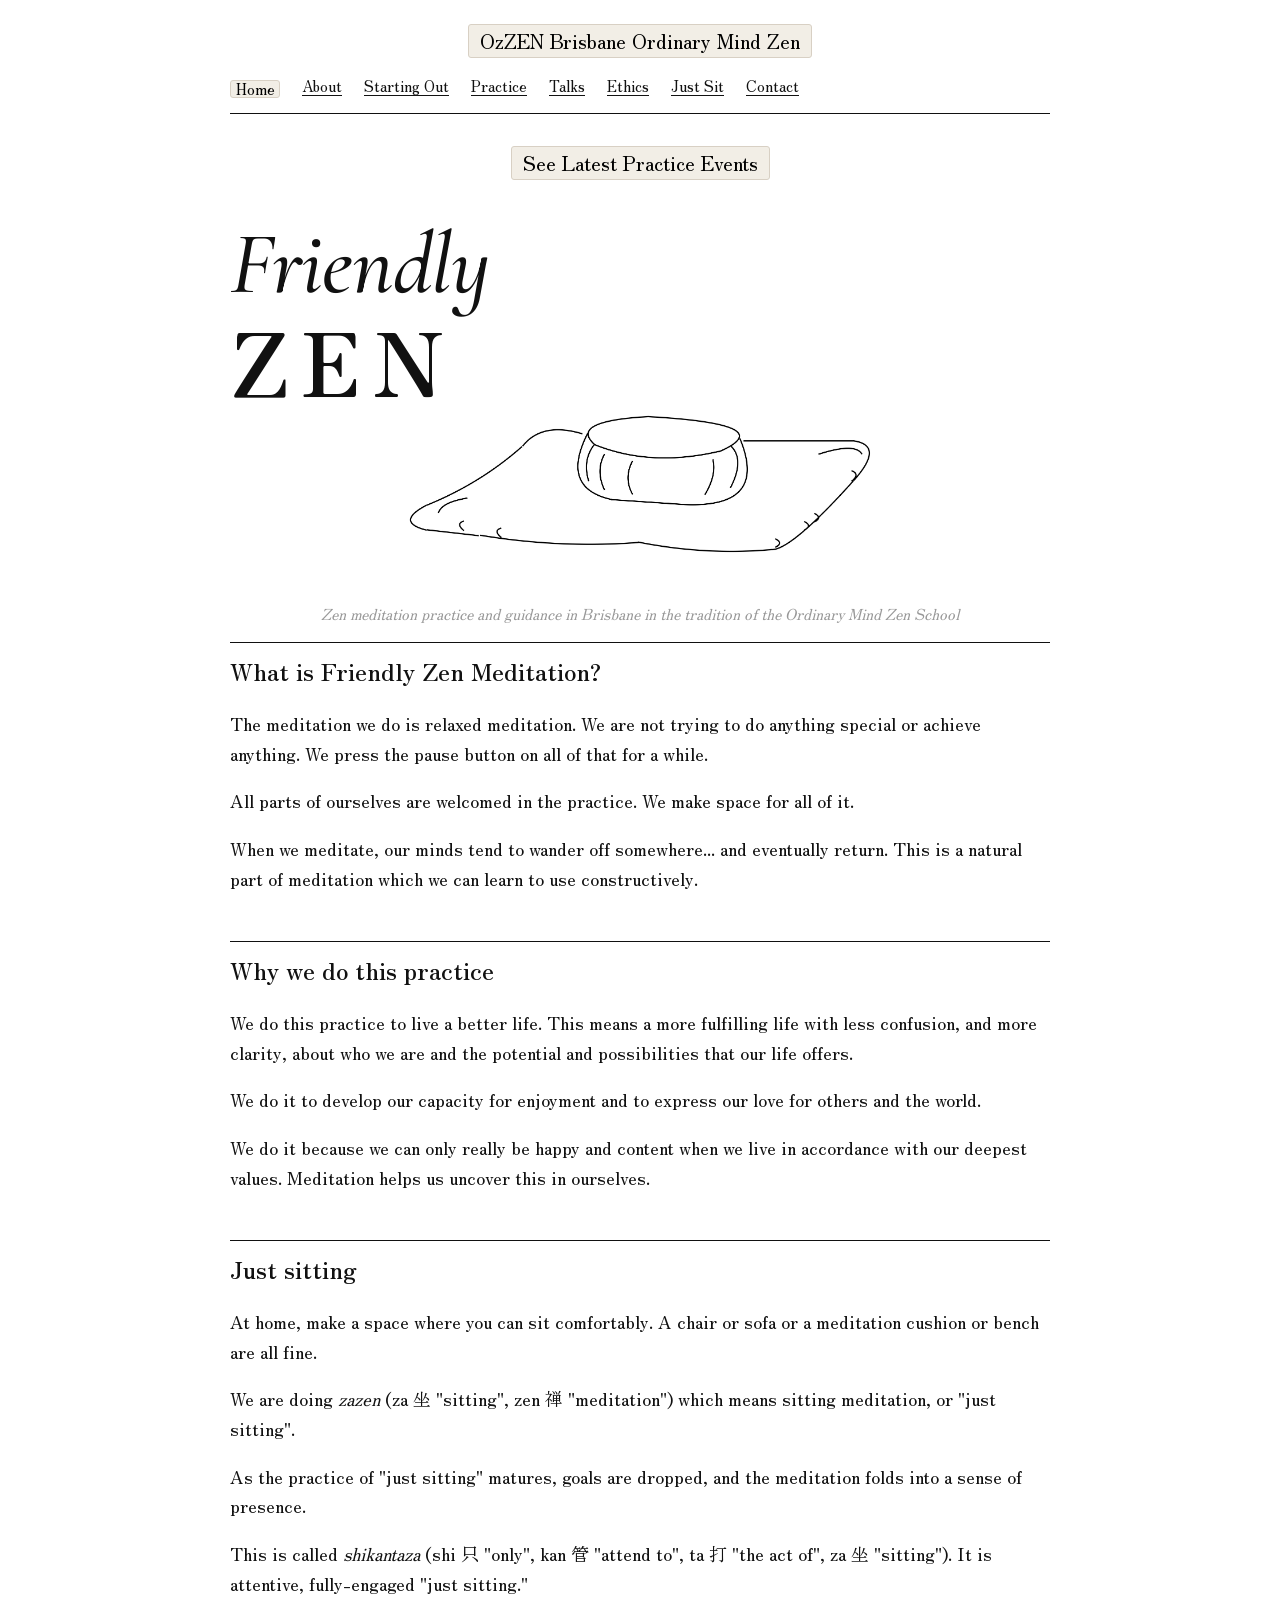
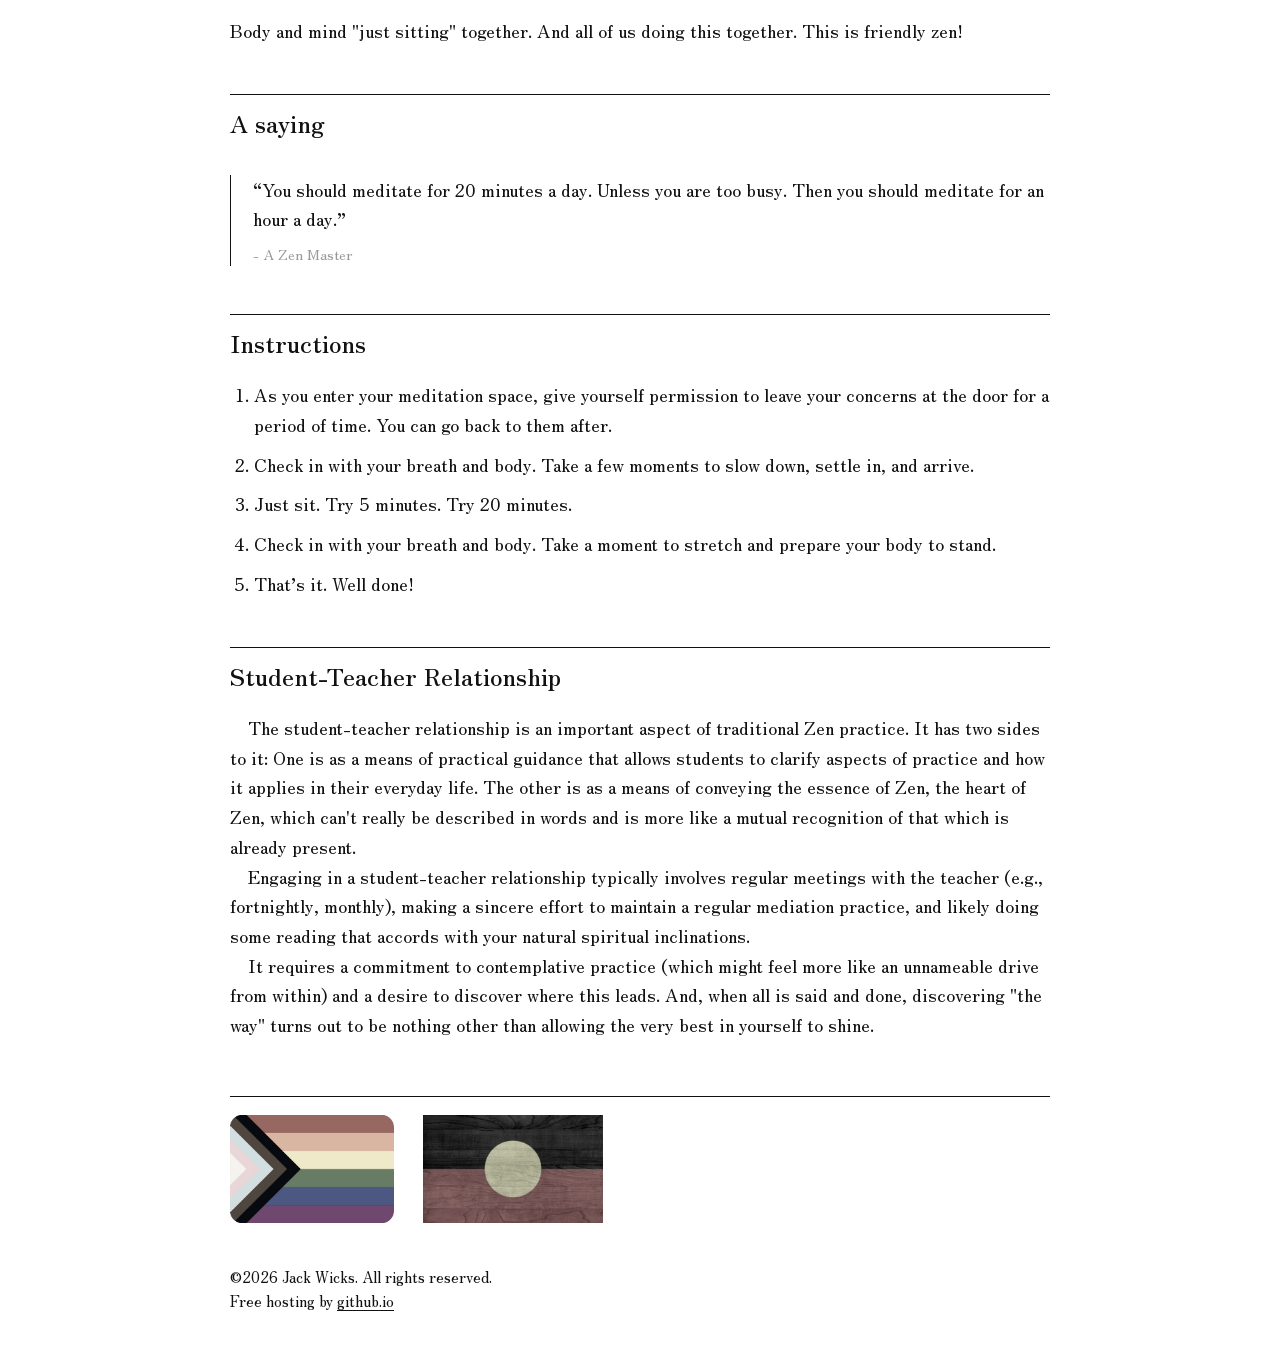
<file: index.html>
<!doctype html>
<html lang="en">
<head>
  <meta charset="utf-8">
  <meta name="viewport" content="width=device-width, initial-scale=1">
  <title>Friendly Zen | OzZEN Brisbane Ordinary Mind Zen</title>
    <meta name="description" content="Friendly Zen offers an approach to zen
        practice which combines the pared-back simplicity and rigour of traditional 
        zen practice with the development of emotional intelligence and inclusivity which leaves nothing
        and nobody out.">

<link rel="canonical" href="https://www.friendlyzen.com.au/">
    
<link rel="icon" href="/favicon.ico" type="image/x-icon">
<link rel="icon" type="image/png" sizes="32x32" href="/favicon-32x32.png">
<link rel="icon" type="image/png" sizes="16x16" href="/favicon-16x16.png">
<link rel="apple-touch-icon" sizes="180x180" href="/apple-touch-icon.png">
<link rel="manifest" href="/site.webmanifest">   
  <link rel="preconnect" href="https://fonts.googleapis.com">
  <link href="https://fonts.googleapis.com/css2?family=Cormorant+Infant:ital,wght@1,500&family=Zen+Old+Mincho:wght@400;600&display=swap" rel="stylesheet">

<link rel="stylesheet" href="style.css">

    <style>
    .main-heading {
      margin: 32px 0 0px;
      line-height: 0.95;
      font-weight: normal;
      font-size: clamp(3rem, 9vw, 5.5rem);
    }
    </style>
    
 <!-- <style>
    body {
      margin: 0;
      background: #ffffff;
      color: #111111;
      font-family: "Zen Old Mincho", "Hiragino Mincho ProN", "Yu Mincho", Georgia, serif;
      font-size: 18px;
      line-height: 1.65;
    }

    .page {
      max-width: 820px;
      margin: 0 auto;
      padding: 24px;
    }
      
    .current_page {
    background-color: #f2eee6;
    border: 1px solid #d8d0c4;
    color: #000;
    padding: 0.05em 0.3em;
    border-radius: 3px;
    text-decoration: none;
    display: inline-block;
    line-height: 1;
    vertical-align: middle;
    }
      

    a {
      color: #111111;
      text-decoration: underline;
      text-underline-offset: 3px;
    }

    img {
      max-width: 100%;
      height: auto;
      display: block; 
    }

    figure {
      margin: 0 0 35px;
    } 

    .image-credit {
      font-size: 0.8em;
      color: #555;
      line-height: 1.4;
      margin-top: 8px;
    }

    header {
      border-bottom: 1px solid #111111;
      margin-bottom: 46px;
      padding-bottom: 14px;
    }

    nav {
      font-size: 15px;
      line-height: 1.8;
    }

    nav a {
      margin-right: 18px;
      white-space: nowrap;
    }

    .main-heading {
      margin: 32px 0 0px;
      line-height: 0.95;
      font-weight: normal;
      font-size: clamp(3rem, 9vw, 5.5rem);
    }

.subheading {
  margin: 0.5rem 0 1.2rem;
  font-size: clamp(1.1rem, 2.4vw, 1.55rem);
  line-height: 1.35;
  font-weight: 400;
  color: #000;
  letter-spacing: 0.04em;
}


    .friendly {
      font-family: "Cormorant Infant", serif;
      font-style: italic;
      font-weight: 500;
      font-size: 1.24em;
      letter-spacing: -0.01em;
  }

    .zen {
      display: block;
      margin-top: 10px;
      font-family: "Zen Old Mincho", "Hiragino Mincho ProN", "Yu Mincho", Georgia, serif;
      font-size: 1em;
      font-weight: 600;
      letter-spacing: 0.14em;
    }

    /*
      Friendly colours:
      red, orange, yellow, green, blue, violet, brown, black.
      Please keep these fixed.
    */

    .red { color: #e40303; }
    .orange { color: #ff8c00; }
    .yellow { color: #ffed00; }
    .green { color: #008026; }
    .blue { color: #004dff; }
    .violet { color: #750787; }
    .brown { color: #784f17; }
    .black { color: #000000; }

    .small-line {
      margin: 0 0 56px;
      font-size: 19px;
    }

    section {
      margin: 0 0 48px;
      padding-top: 8px;
      border-top: 1px solid #111111;
    }

    h2 {
      font-size: 24px;
      font-weight: 600;
      margin: 0 0 18px;
    }

    h3 {
      font-size: 20px;
      font-weight: 450;
      margin: 0 0 8px;
    }

    p {
      margin: 0 0 18px;
    }

    ol {
      padding-left: 24px;
      margin-top: 0;
    }

    li {
      margin-bottom: 10px;
    }

    .quote {
      margin: 32px 0;
      padding-left: 22px;
      border-left: 1px solid #111111;
      font-size: 1em;
    }

    .quote span {
      display: block;
      margin-top: 8px;
      font-size: 0.8em;
    }

    footer {
      border-top: 1px solid #111111;
      margin-top: 56px;
      padding-top: 18px;
      font-size: 15px;
    }

    @media (max-width: 600px) {
  body {
    font-size: 17px;
  }

  nav a {
    display: inline-block;
    margin-right: 12px;
  }

  .main-heading {
    font-size: 3rem;
  }

  .zen {
    margin-top: 4px;
  }

  .subheading {
    font-size: 1.1rem;
    letter-spacing: 0.03em;
  }
}
  </style> -->
</head>

<body>
  <div class="page">
 <div class="top-name">
    OzZEN Brisbane Ordinary Mind Zen
  </div>

    <header>
      <nav>
        <a href="index.html" class="current_page" aria-content="page">Home</a>
        <a href="about.html">About</a>
        <a href="start.html">Starting Out</a>
    <!--    <a href="services.html">Services</a> -->
        <a href="practising-zen.html">Practice</a>
        <a href="talking-zen.html">Talks</a>
    <!--    <a href="aesthetic.html">Aesthetics</a> -->
        <a href="ethics.html">Ethics</a>
    <!--    <a href="koan.html">Zen Koans</a> -->
        <a href="just-sit.html">Just Sit</a>
        <a href="contact.html">Contact</a>
      </nav>
    </header>

    <main>
        <span style="display: block; text-align: center;"> 
        <a href="https://www.friendlyzen.com.au/just-sit.html" 
            class="top-name">See Latest Practice Events</a>
        </span>
      <h1 class="main-heading">
        <span class="friendly">
          <!--<span class="red">F</span><span class="orange">r</span><span class="yellow">i</span><span class="green">e</span><span class="blue">n</span><span class="violet">d</span><span class="brown">l</span><span class="black">y</span>-->
          Friendly
        </span>
        <span class="zen">ZEN</span></h1>

        <!--<p class="subheading">
        Ordinary Mind Zen
        </p> --> 

      <figure>
          <img src="cushion.jpg" alt="Zafu and zabuton" style="width: 60%; height: auto; display: block; margin-left: auto; margin-right: auto;"> 
        <!--<img src="candle.png" alt="Candle" style="width: 10%; height: auto; display: inline block; position: relative; bottom: 20px;">-->
        <!--<img src="couleur-water-lily-3784022.jpg" alt="Water lily on dark water">
        <!--<figcaption class="image-credit">
          Image by <a href="https://pixabay.com/users/couleur-1195798/?utm_source=link-attribution&utm_medium=referral&utm_campaign=image&utm_content=3784022">Couleur</a> from <a href="https://pixabay.com//?utm_source=link-attribution&utm_medium=referral&utm_campaign=image&utm_content=3784022">Pixabay</a>
        </figcaption> -->
      </figure>

    <p class="intro-line">
      Zen meditation practice and guidance in Brisbane in the tradition of the Ordinary Mind Zen School
    </p>

      <section> 
     <!--   <p class="quote">
          "If I were to tell you that your life is already perfect, whole, and
complete just as it is, you would think I was crazy. Nobody believes
his or her life is perfect. And yet there is something within each of
us that basically knows we are boundless, limitless. We are caught
in the contradiction of finding life a rather perplexing puzzle which
causes us a lot of misery, and at the same time being dimly aware
of the boundless, limitless nature of life." 
          <span>- Charlotte Joko Beck, <i>Everyday Zen</i></span>
        </p> -->

        <h2>What is Friendly Zen Meditation?</h2>

        <p>
          The meditation we do is relaxed meditation. We are not trying to do anything special or 
            achieve anything. We press the pause button on all of that for a while.
        </p>

        <p>
          All parts of ourselves are welcomed in the practice. We make space for all of it.
        </p>

        <p>
          When we meditate, our minds tend to wander off somewhere... and eventually return. This is a 
            natural part of meditation which we can learn to use constructively. </p>
          
      </section>

      <section>
        <h2>Why we do this practice</h2>

        <p>
          We do this practice to live a better life. This means a more fulfilling life
          with less confusion, and more clarity, about who we are and the potential and 
            possibilities that our life offers. 
        </p>

        <p>
          We do it to develop our capacity for enjoyment and to express our love 
            for others and the world.
        </p>

        <p>
          We do it because we can only really be happy and content when we live in 
            accordance with our
          deepest values. Meditation helps us uncover this in ourselves.
        </p>
      </section>

        

      <section>
        <h2>Just sitting</h2>

        <p>
          At home, make a space where you can sit comfortably. A chair or sofa or a meditation
          cushion or bench are all fine.
        </p>

        <p>
          We are doing <i>zazen</i> (za 坐 "sitting", zen 禅 "meditation") which means sitting meditation, 
            or "just sitting". 
        </p>

        <p>
          As the practice of "just sitting" matures, goals are dropped, and the meditation folds
            into a sense of presence. </p>
            <!-- knowing this is all we are doing, -->
          <p>This is called
          <i>shikantaza</i> (shi 只 "only", kan 管 "attend to", ta 打 "the act of", za 坐 "sitting"). 
            It is 
            attentive, fully-engaged "just sitting." </p>
          <!--Colloquially, 
            we might say, doing absolutely nothing with total commitment.</p> -->

        <p>
          Body and mind "just sitting" together. And all of us doing this together.
          This is friendly zen!
        </p>
      </section>

      <section>
        <h2>A saying</h2>

        <p class="quote">
          “You should meditate for 20 minutes a day. Unless you are too busy.
          Then you should meditate for an hour a day.”
          <span>- A Zen Master</span>
        </p>
      </section>

      <section>
        <h2>Instructions</h2>

        <ol>
          <li>As you enter your meditation space, give yourself permission to leave your concerns 
              at the door for a period of time. You can go back to them after.</li>
          <li>Check in with your breath and body. Take a few moments to slow down, settle in, and 
              arrive.</li>
          <li>Just sit. Try 5 minutes. Try 20 minutes.</li>
          <li>Check in with your breath and body. Take a moment to stretch and prepare your body 
              to stand.</li>
          <li>That’s it. Well done!</li>
        </ol>
      </section>

    <section>
        <h2>Student-Teacher Relationship</h2>
        
            <span style="margin-left: 1em;">The student-teacher relationship is an important 
                aspect of traditional Zen practice. 
            It has two sides to it: One is as a means of practical guidance that allows students 
                to clarify aspects of 
            practice and how it applies in their everyday life. The other is as a means
                of conveying the essence of Zen, the heart of Zen, which can't really be described
                in words and is more like a mutual recognition of that which is already present. </span><br>
            
            <span style="margin-left: 1em;">Engaging in a student-teacher relationship 
                typically involves regular 
            meetings with the teacher (e.g., fortnightly, monthly), 
                making a sincere effort to maintain a regular mediation practice, and likely doing some 
                reading that accords with your
            natural spiritual inclinations. </span><br>
            <span style="margin-left: 1em;">It requires a commitment to contemplative practice 
                (which might feel more like an unnameable drive from within)
                and a desire to discover where this leads. And, when all is said and done, 
                discovering "the way"
                turns out to be nothing other than 
                allowing the very best in yourself to shine.</span>
    </section>
   <!--<p>
        &copy2026 Jack Wicks. All rights reserved. <br>
        Free hosting by <a href="https://www.github.io">github.io</a>
      </p> -->

        <!-- <figcaption class="image-credit-alt">
        Created by <a href="https://www.flaticon.com/authors/conadelola">Conadelola</a> on flaticon (altered)
        </figcaption> -->
        <!--    margin-left: auto; margin-right: auto;">  -->       
    
    </main>
    <footer>
         <figure style="margin-left: 0; text-align: left;">
  <img src="inclusive.jpeg" alt="Pride Flag"
       style="display: inline-block; width: 20%; margin: 0;">
  <img src="australian-aboriginal-flag-in-wood-effect.jpeg" alt="Indigenous Flag"
       style="display: inline-block; width: 22%; margin: 0 0 0 3%;">
</figure>
    <p>
        &copy2026 Jack Wicks. All rights reserved. <br>
        Free hosting by <a href="https://www.github.io">github.io</a>
      </p>
    </footer>

  </div>
</body>
</html>
</file>
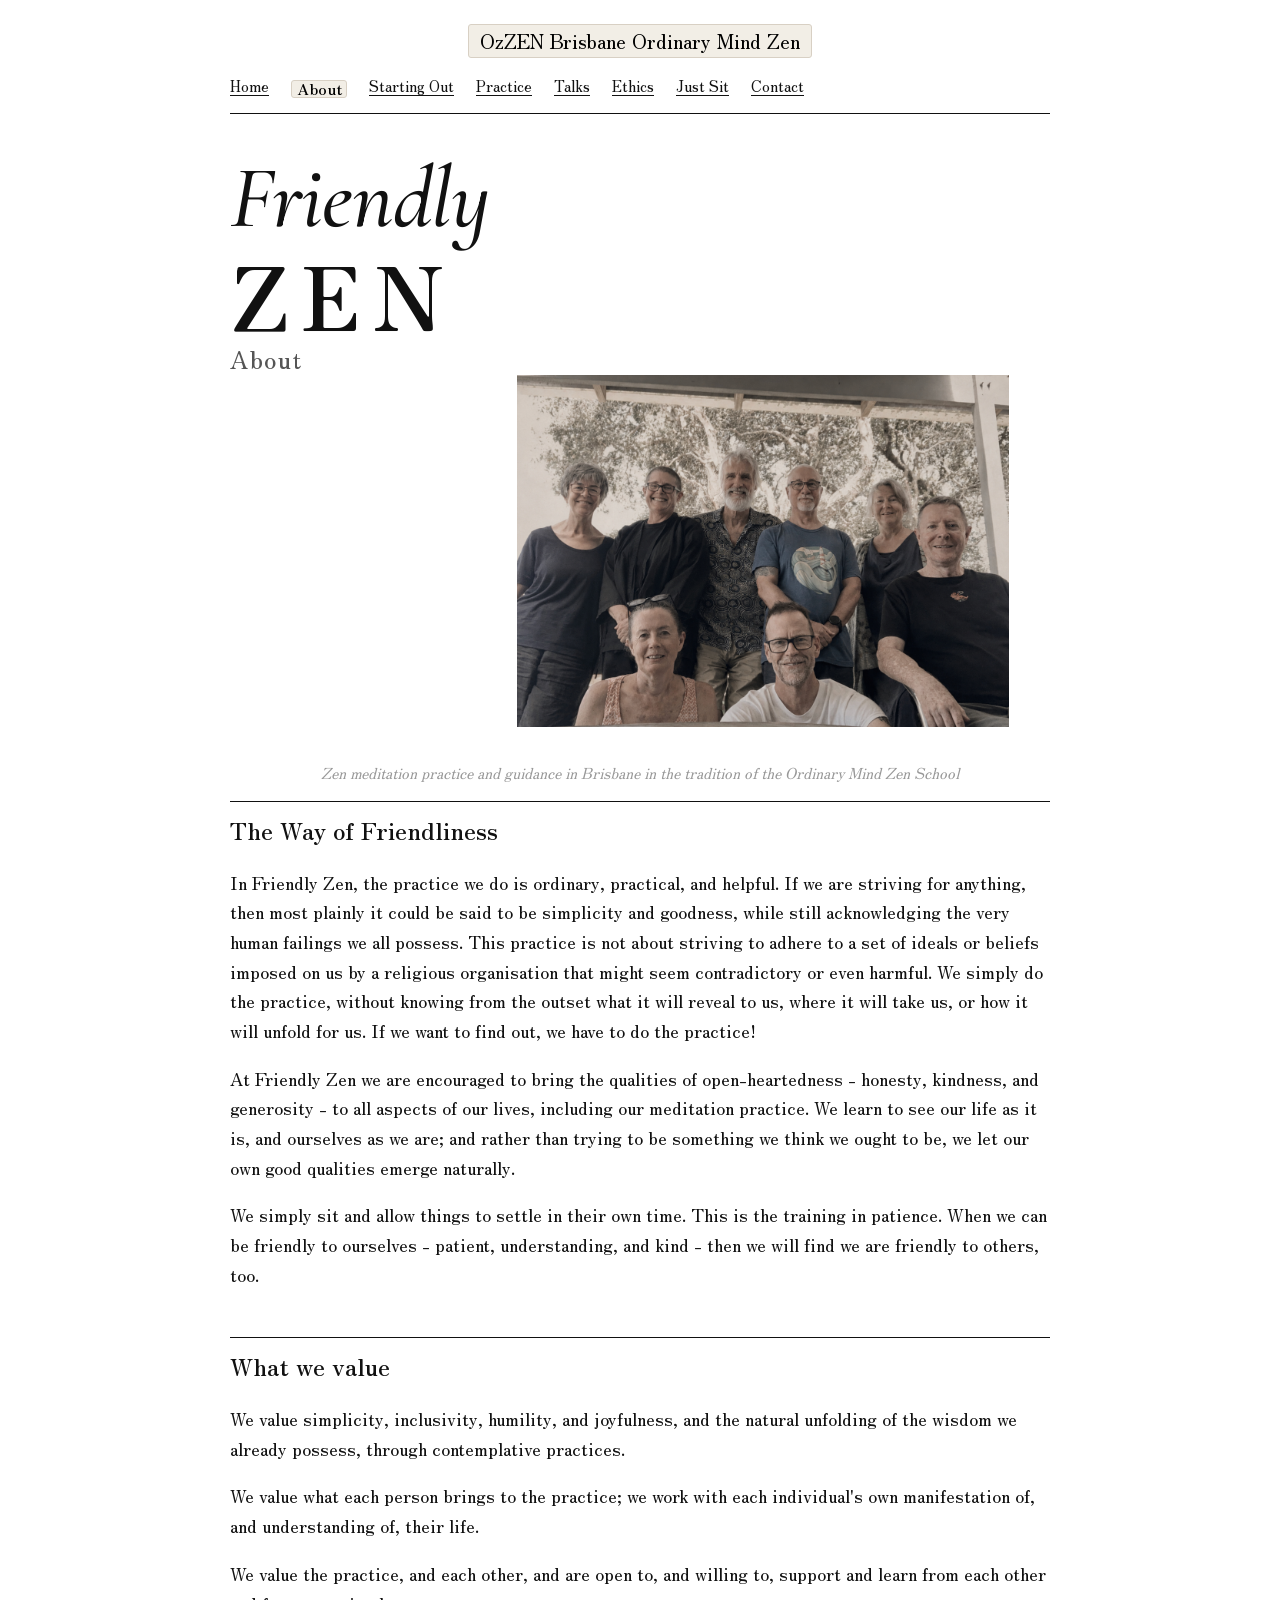
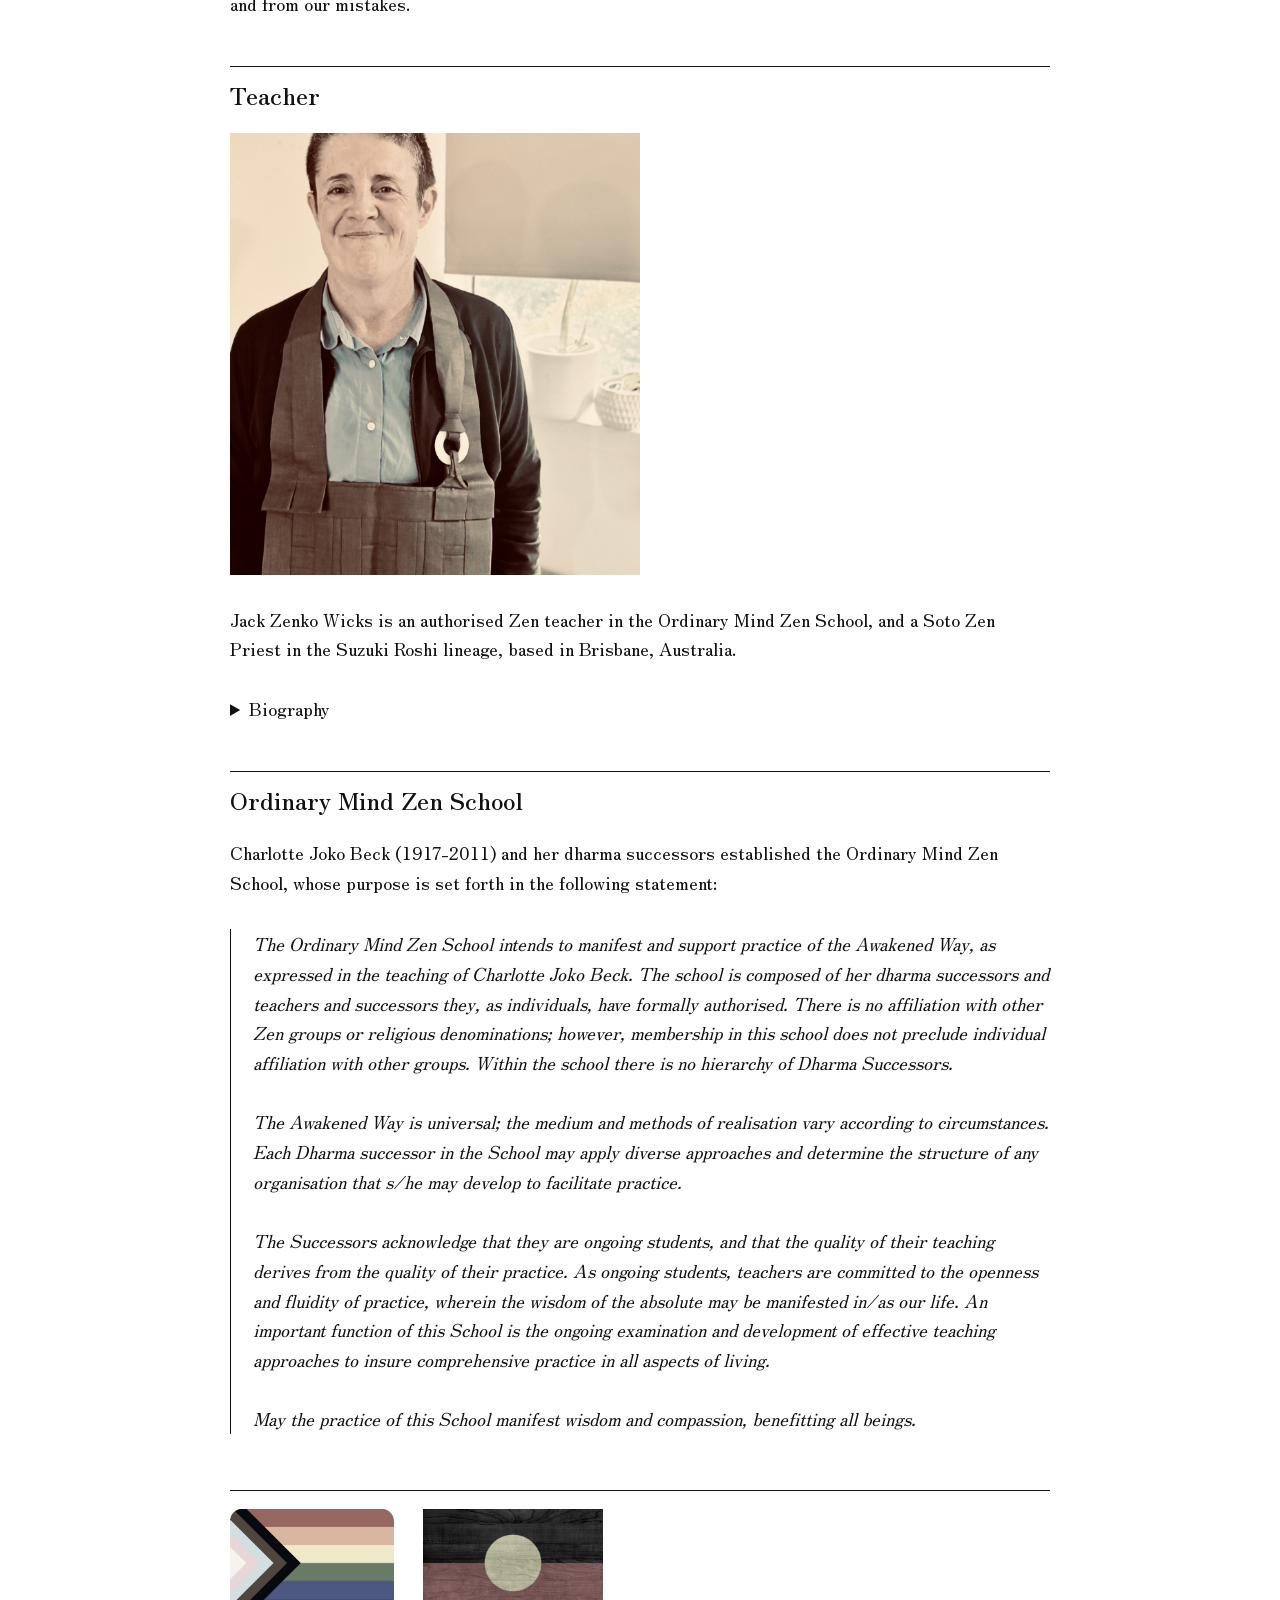
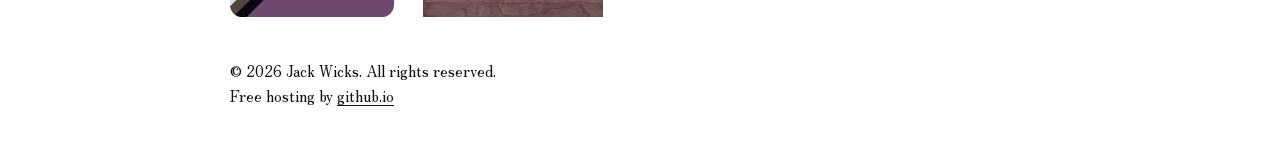
<file: about.html>
<!doctype html>
<html lang="en">
<head>
  <meta charset="utf-8">
  <meta name="viewport" content="width=device-width, initial-scale=1">
  <title>About | OzZEN Brisbane Ordinary Mind</title>
  <meta name="description" content="Friendly Zen has its origins in Australian
        Zen from the OzZen Ordinary Mind Zen School and Twining Vines Zen Centre in Canberra.">

<link rel="canonical" href="https://www.friendlyzen.com.au/about.html">
      
      
      
      <link rel="icon" href="/favicon.ico" type="image/x-icon">
<link rel="icon" type="image/png" sizes="32x32" href="/favicon-32x32.png">
<link rel="icon" type="image/png" sizes="16x16" href="/favicon-16x16.png">
<link rel="apple-touch-icon" sizes="180x180" href="/apple-touch-icon.png">
<link rel="manifest" href="/site.webmanifest">
  <link rel="preconnect" href="https://fonts.googleapis.com">
  <link href="https://fonts.googleapis.com/css2?family=Cormorant+Infant:ital,wght@1,500&family=Zen+Old+Mincho:wght@400;600&display=swap" rel="stylesheet">

      <link rel="stylesheet" href="style.css">
      <style>
    .main-heading {
      margin: 32px 0 0px;
      line-height: 0.95;
      font-weight: normal;
      font-size: clamp(3rem, 9vw, 5.5rem);
    }
    </style>
 <!-- <style>
    body {
      margin: 0;
      background: #ffffff;
      color: #111111;
      font-family: "Zen Old Mincho", "Hiragino Mincho ProN", "Yu Mincho", Georgia, serif;
      font-size: 18px;
      line-height: 1.65;
    }

    .page {
      max-width: 820px;
      margin: 0 auto;
      padding: 24px;
    }

    .current_page {
    background-color: #f2eee6;
    border: 1px solid #d8d0c4;
    color: #000;
    padding: 0.05em 0.3em;
    border-radius: 3px;
    text-decoration: none;
    display: inline-block;
    line-height: 1;
    vertical-align: middle;
    }

    a {
      color: #111111;
      text-decoration: underline;
      text-underline-offset: 3px;
    }

    img {
      max-width: 100%;
      height: auto;
      display: block;
    }

    figure {
      margin: 0 0 56px;
    }

    .image-credit {
      font-size: 0.6em;
      color: #555;
      line-height: 1.4;
      margin-top: 8px;
    }

    header {
      border-bottom: 1px solid #111111;
      margin-bottom: 46px;
      padding-bottom: 14px;
    }

    nav {
      font-size: 15px;
      line-height: 1.8;
    }

    nav a {
      margin-right: 18px;
      white-space: nowrap;
    }

    .main-heading {
      margin: 32px 0 56px;
      line-height: 0.95;
      font-weight: normal;
    }

    .friendly {
      font-family: "Cormorant Infant", serif;
      font-style: italic;
      font-weight: 500;
      font-size: clamp(4rem, 13vw, 7.5rem);
      letter-spacing: -0.01em;
    }

    .zen {
      display: block;
      margin-top: 10px;
      font-family: "Zen Old Mincho", "Hiragino Mincho ProN", "Yu Mincho", Georgia, serif;
      font-size: clamp(3rem, 9vw, 5.5rem);
      font-weight: 600;
      letter-spacing: 0.14em;
    }

    /*
      Friendly colours:
      red, orange, yellow, green, blue, violet, brown, black.
      Please keep these fixed.
    */

    .red { color: #e40303; }
    .orange { color: #ff8c00; }
    .yellow { color: #ffed00; }
    .green { color: #008026; }
    .blue { color: #004dff; }
    .violet { color: #750787; }
    .brown { color: #784f17; }
    .black { color: #000000; }

    .small-line {
      margin: 0 0 56px;
      font-size: 17px;
    }

    section {
      margin: 0 0 48px;
      padding-top: 8px;
      border-top: 1px solid #111111;
    }

    h2 {
      font-size: 24px;
      font-weight: 600;
      margin: 0 0 18px;
    }

      h3 {
      font-size: 20px;
      font-weight: 450;
      margin: 0 0 8px;
    }

    p {
      margin: 0 0 18px;
    }

    .quote {
      margin: 32px 0;
      padding-left: 22px;
      border-left: 1px solid #111111;
      font-size: 1em;
    }

    .quote span {
      display: block;
      margin-top: 8px;
      font-size: 0.8em;
    }

    footer {
      border-top: 1px solid #111111;
      margin-top: 56px;
      padding-top: 18px;
      font-size: 15px;
    }

    @media (max-width: 600px) {
      body {
        font-size: 17px;
      }

      nav a {
        display: inline-block;
        margin-right: 12px;
      }
    }
  </style> -->
</head>

<body>
<div class="page">
  <span style="display: block; text-align: center;">
    <a href="index.html" class="top-name">OzZEN Brisbane Ordinary Mind Zen</a>
  </span>

    <header>
      <nav>
        <a href="index.html">Home</a>
        <a href="about.html" class="current_page" aria-content="page"><b>About</b></a>
        <a href="start.html">Starting Out</a>
    <!--    <a href="services.html">Services</a> -->
        <a href="practising-zen.html">Practice</a>
        <a href="talking-zen.html">Talks</a>
    <!--    <a href="aesthetic.html">Aesthetics</a> -->
        <a href="ethics.html">Ethics</a>
    <!--    <a href="koan.html">Zen Koans</a> -->
        <a href="just-sit.html">Just Sit</a>
        <a href="contact.html">Contact</a>
      </nav>
    </header>

    <main>
      <h1 class="main-heading">
        <span class="friendly">Friendly</span>
        <span class="zen">ZEN</span>
      </h1>
      <p class="subheading">
        About
      </p>
     
      <figure>
          <img src="Gang_HQ.jpg" alt="Description" style="margin-left: 35%; 
                margin-right: 5%; width: 60%; height: auto; margin-top: -20px; display: block;">
      </figure>
          

              <p class="intro-line">
      Zen meditation practice and guidance
        in Brisbane in the tradition of the Ordinary Mind Zen School
    </p>
    <section>
        <h2>The Way of Friendliness</h2>

        <p>
          In Friendly Zen, the practice we do is ordinary, practical, and helpful. 
          If we are striving for anything, then most plainly it could be said to be simplicity and goodness,
          while still acknowledging the very human failings we all possess. 
          This practice is not about striving to adhere to a set of ideals 
          or beliefs imposed on us by a religious organisation that might seem contradictory 
          or even harmful. 
          
          We simply do the practice, without knowing from the outset what it will 
          reveal to us, where it will take us, or
          how it will unfold for us. If we want to find out, we have to do the practice!  
        </p>

        <p>
          At Friendly Zen we are encouraged to bring the qualities of open-heartedness - honesty, 
          kindness, and generosity - to all aspects of our lives, including our
          meditation practice. We learn to see
          our life as it is, and ourselves as we are; and rather than trying to
          be something we think we ought to be, we let our own good qualities emerge
          naturally.
        </p>

        <p>
          We simply sit and allow things to settle in their own time. This is the training in patience. 
          When we can be friendly to ourselves - 
          patient, understanding, and kind - then we will find we are friendly to others, too. 
        </p>

        <!--<figure>
          <img src="be_kind.jpg" alt="Being kind" style="width: 50%; height: auto; margin-left: auto; margin-right: auto;">
        </figure>-->
        
      </section>

      <section>
        <h2>What we value</h2>

        <p>
          We value simplicity, inclusivity, humility, and joyfulness, 
          and the natural unfolding of the wisdom we already possess, through
          contemplative practices. 
        </p>

        <p>
          We value what each person brings to the practice; we work with each 
          individual's own manifestation of, and understanding of, their life.
        </p>

        <p>
         We value the practice, and each other, and are open to, and willing to, support and 
          learn from each other and from our mistakes. 
        </p>

      </section>

      <section>
        <h2>Teacher</h2>

        <img src="Jack_HQ.jpg" title="Rev. Jack Wicks"
          style="width: 50%; height: auto; display: block;"> 
        <!-- <figcaption class="image-credit" style="text-align: center;">
        </figcaption> -->
          <br>
            
         Jack Zenko Wicks is an authorised Zen teacher in the Ordinary Mind Zen School, and a Soto Zen Priest in the 
            Suzuki Roshi lineage, based in Brisbane, Australia.<br>
            <br>
            
        <details>
          <summary>Biography</summary>
  
          <p>Jack trained for 14 years in the Ordinary Mind Zen School and 
            in 2026 received Denkai transmission from her teacher, Andrew Sono Tootell,
          from <a href="https://ordinarymind.com.au" target="_blank">OzZen Ordinary Mind Zen School</a>. She is a Soto Zen Priest 
            ordained in the Suzuki Roshi lineage by Rev. Neti Mushin Parekh 
          from <a href="https://netiparekh.com/" target="_blank">Twining Vines Zen Centre</a>. Jack completed the traditional 
            Japanese Zen koan studies curriculum in 2026, after training under Liyea Bretz, Arno Hess, and Neti Mushin.</p> 

          <p>Jack has trained in the United States doing practice periods at the San Francisco Zen Center and 
            Upaya Zen Center in Santa Fe, New Mexico. In addition to her Zen training, Jack has practiced 
            extensively in the Vipassana and Insight Buddhist traditions in Australia. She has a strong
            commitment to engaged Buddhist practice including prison mindfulness, homelessness, 
            and addressing issues of abuse in Buddhist communities.</p>

              <p>Jack has worked in research/teaching broadly across mathematical/statistical sciences, and has 
                  B.Sc. (honours maths) and Ph.D. (mathematical sciences) degrees. Some of her
                    work is <a href="https://scholar.google.com/citations?user=69cTstAAAAAJ&hl=en" target="_blank">here</a>.

        She is originally from Canberra and has lived in Brisbane for over 25 years. 
                    She has two adult sons and a sweet but haughty 
                    miniature poodle called Puppy. She enjoys swimming,
              talking on the phone, talking not on the phone, coffee, studying, watching Netflix. 
                    All wrapped up in the warm embrace of Dharma.</p>

        </details> 
  
      </section>
      
      <section>
        <h2>Ordinary Mind Zen School</h2> 
Charlotte Joko Beck (1917-2011) and her dharma successors established the Ordinary Mind Zen School, 
        whose purpose is set forth in the following statement:

        <p class="quote">
<i>The Ordinary Mind Zen School intends to manifest and support practice of the Awakened Way, 
        as expressed in the teaching of Charlotte Joko Beck. The school is composed of her dharma successors 
        and teachers and successors they, as individuals, have formally authorised. There is no affiliation with 
        other Zen groups or religious denominations; however, membership in this school does not preclude 
        individual affiliation with other groups. Within the school there is no hierarchy of Dharma Successors.<br><br>

The Awakened Way is universal; the medium and methods of realisation vary according to circumstances. 
        Each Dharma successor in the School may apply diverse approaches and determine the structure of any 
        organisation that s/he may develop to facilitate practice.<br><br>

The Successors acknowledge that they are ongoing students, and that the quality of their teaching derives from 
        the quality of their practice. As ongoing students, teachers are committed to the openness and fluidity 
        of practice, wherein the wisdom of the absolute may be manifested in/as our life. An important function of 
        this School is the ongoing examination and development of effective teaching approaches to insure 
        comprehensive practice in all aspects of living.<br><br>

May the practice of this School manifest wisdom and compassion, benefitting all beings.</i>
          </p>
          </section>


    </main>

    <footer>
         <figure style="margin-left: 0; text-align: left;">
  <img src="inclusive.jpeg" alt="Pride Flag"
       style="display: inline-block; width: 20%; margin: 0;">
  <img src="australian-aboriginal-flag-in-wood-effect.jpeg" alt="Indigenous Flag"
       style="display: inline-block; width: 22%; margin: 0 0 0 3%;">
</figure>
      <p>
        &copy; 2026 Jack Wicks. All rights reserved.<br>
        Free hosting by <a href="https://www.github.io">github.io</a>
      </p>
    </footer>

  </div>
</body>
</html>
</file>
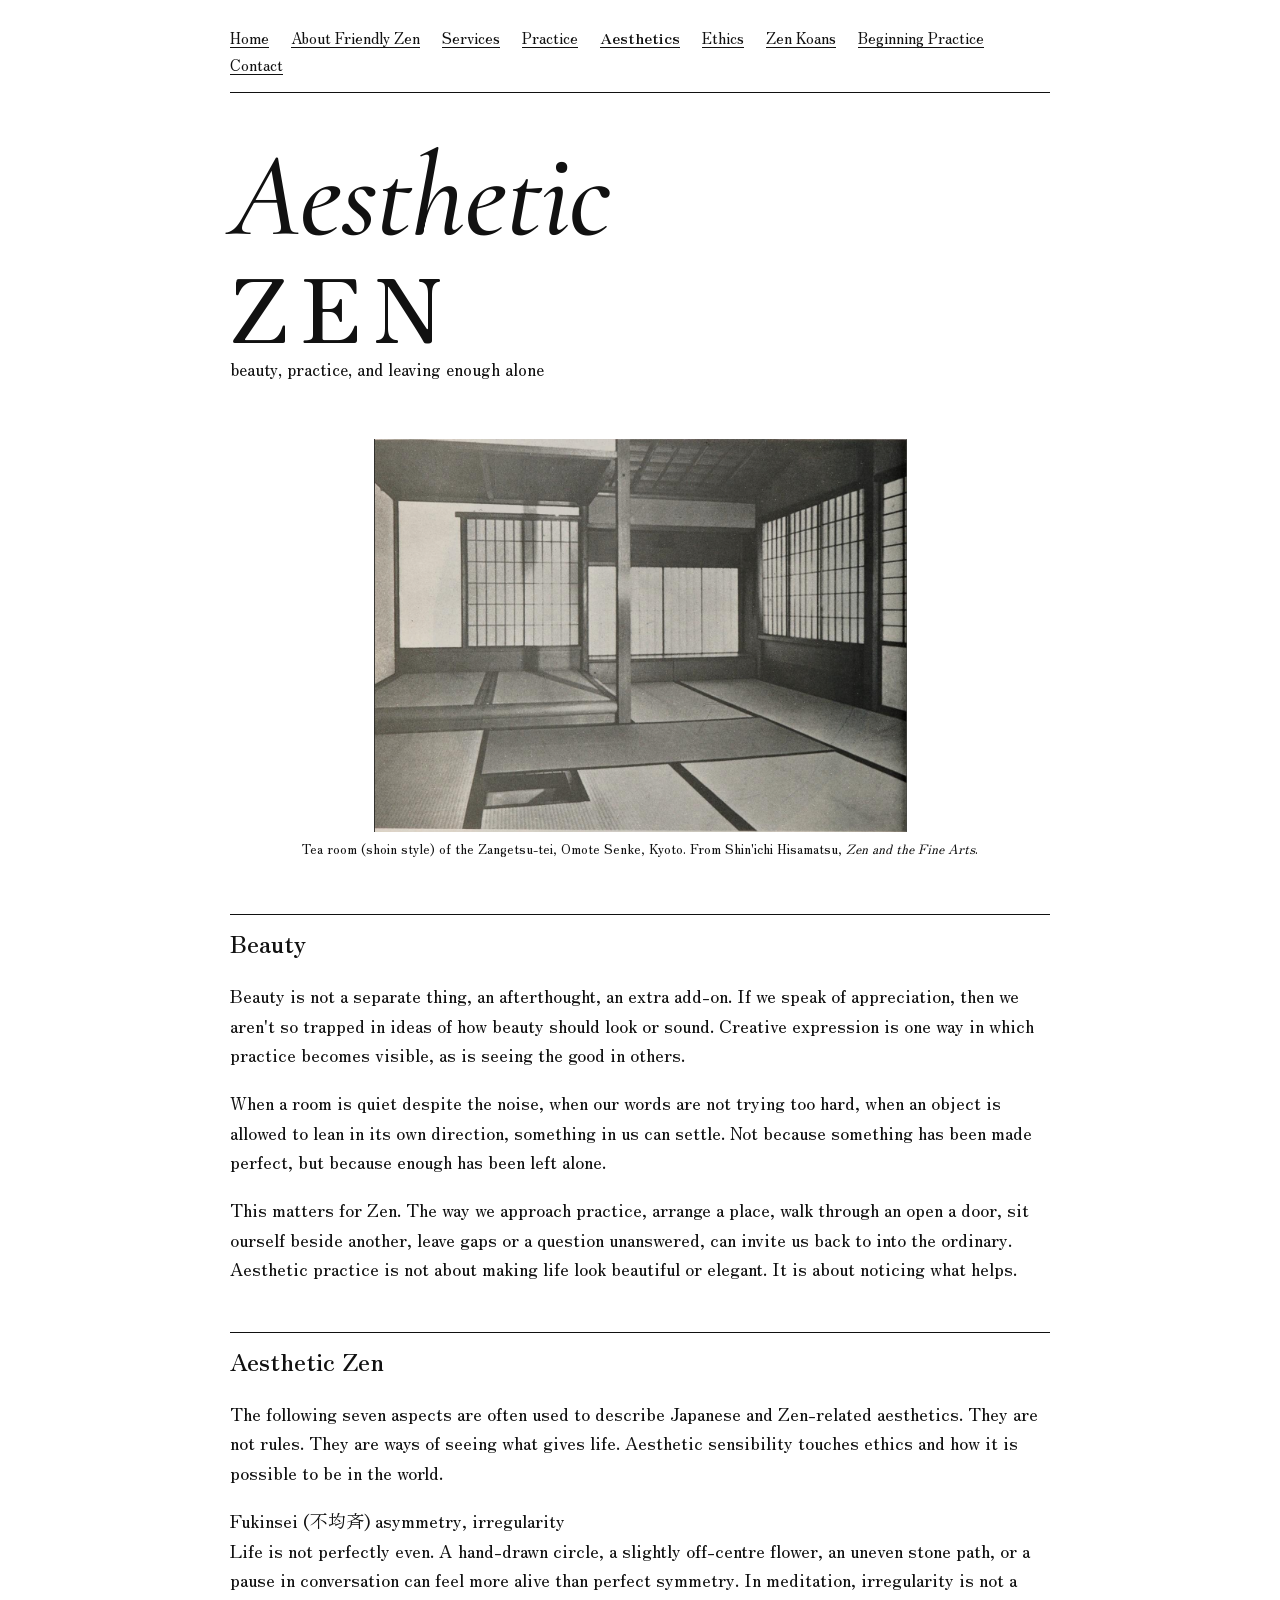
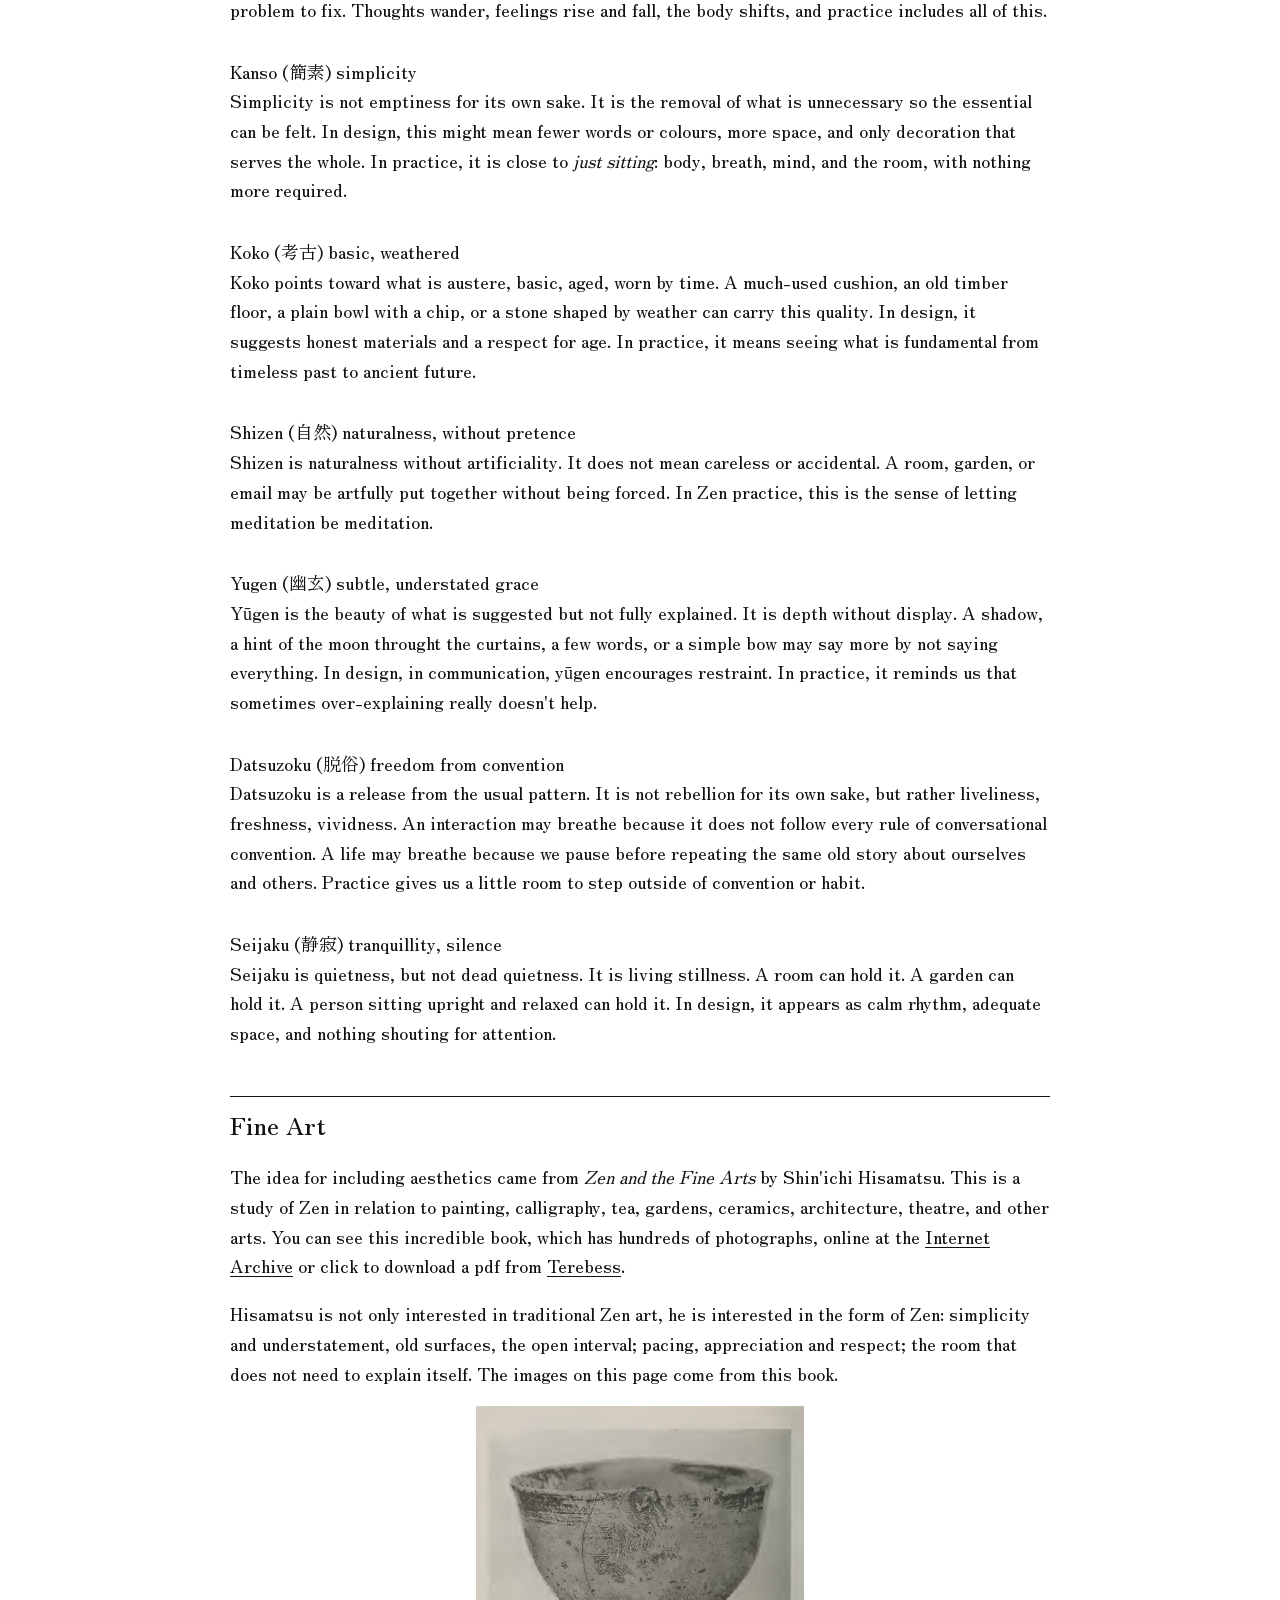
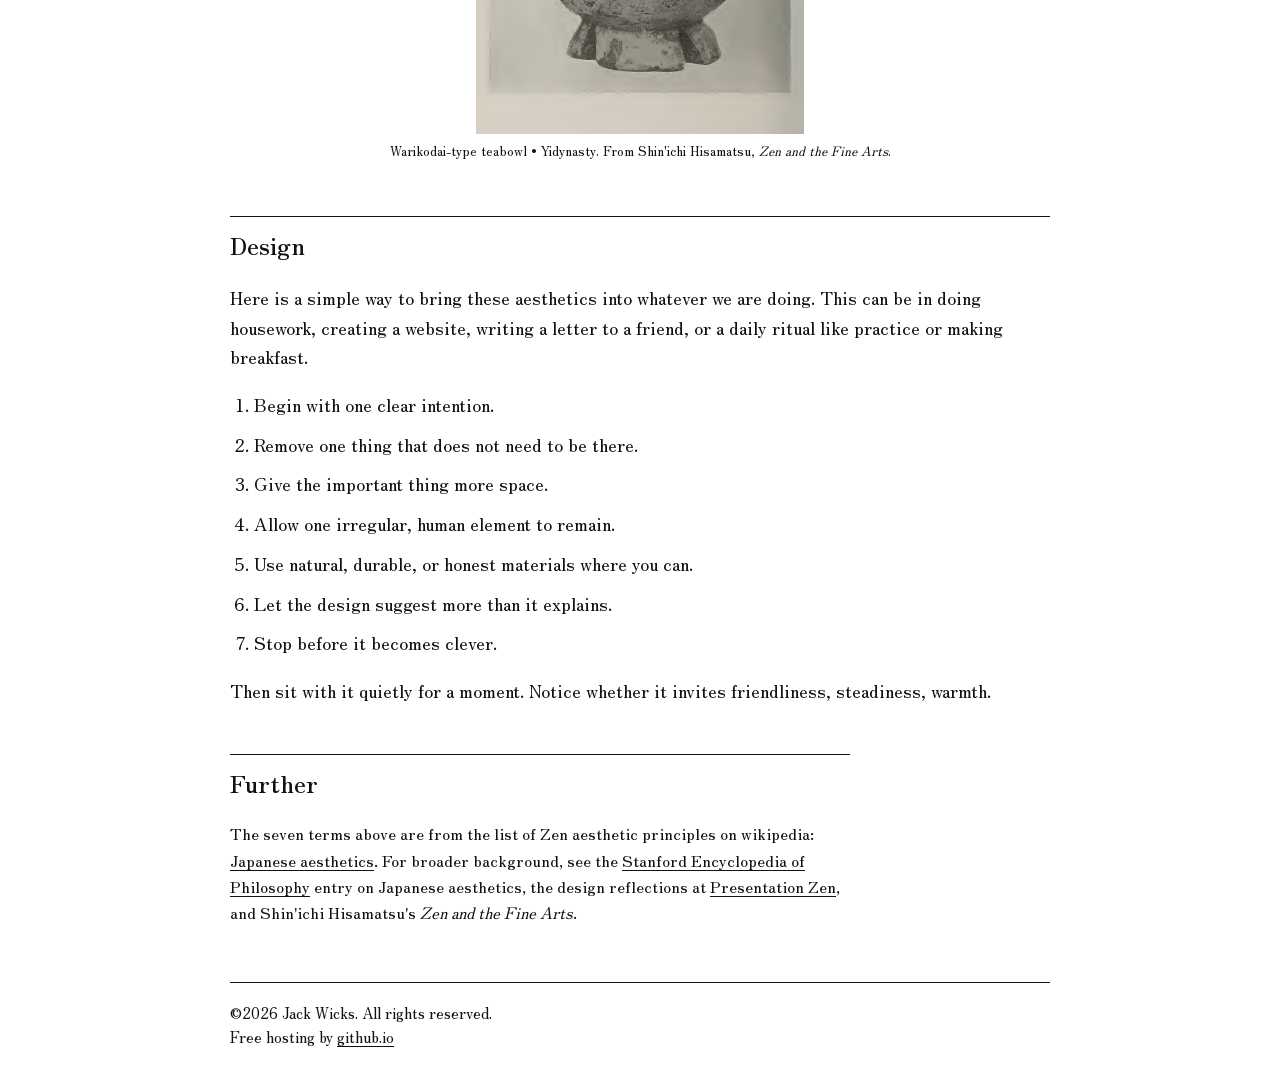
<file: aesthetic.html>
<!doctype html>
<html lang="en">
<head>
  <meta charset="utf-8">
  <meta name="viewport" content="width=device-width, initial-scale=1">
  <title>Aesthetic Zen | Friendly Zen</title>
  <meta name="description" content="Aesthetic Zen: beauty, practice, and the seven aspects of Japanese and Zen aesthetics.">
<link rel="icon" href="/favicon.ico" type="image/x-icon">
<link rel="icon" type="image/png" sizes="32x32" href="/favicon-32x32.png">
<link rel="icon" type="image/png" sizes="16x16" href="/favicon-16x16.png">
<link rel="apple-touch-icon" sizes="180x180" href="/apple-touch-icon.png">
<link rel="manifest" href="/site.webmanifest">
  <link rel="preconnect" href="https://fonts.googleapis.com">
  <link href="https://fonts.googleapis.com/css2?family=Cormorant+Infant:ital,wght@1,500&family=Zen+Old+Mincho:wght@400;600&display=swap" rel="stylesheet">

  <style>
    body {
      margin: 0;
      background: #ffffff;
      color: #111111;
      font-family: "Zen Old Mincho", "Hiragino Mincho ProN", "Yu Mincho", Georgia, serif;
      font-size: 18px;
      line-height: 1.65;
    }

    body, p, li, h2, h3, nav, footer, figcaption, .small-line, .image-credit, .principle, .japanese {
      font-family: "Zen Old Mincho", "Hiragino Mincho ProN", "Yu Mincho", Georgia, serif;
    }

    .page {
      max-width: 820px;
      margin: 0 auto;
      padding: 24px;
    }

    a {
      color: #111111;
      text-decoration: underline;
      text-underline-offset: 3px;
    }

    img {
      max-width: 100%;
      height: auto;
      display: block; 
    }

    header {
      border-bottom: 1px solid #111111;
      margin-bottom: 46px;
      padding-bottom: 14px;
    }

    nav {
      font-size: 15px;
      line-height: 1.8;
    }

    nav a {
      margin-right: 18px;
      white-space: nowrap;
    }

    .main-heading {
      margin: 32px 0 8px;
      line-height: 0.95;
      font-weight: normal;
    }

 /*   .friendly {
      font-family: "Zen Kurenaido", "Apple Chancery", "Snell Roundhand", "Segoe Script", cursive;
      font-size: clamp(4rem, 13vw, 7.5rem);
      font-weight: normal;
      letter-spacing: -0.04em;
    } */

    .friendly {
      font-family: "Cormorant Infant", serif;
      font-style: italic;
      font-weight: 500;
      font-size: clamp(4rem, 13vw, 7.5rem);
      letter-spacing: -0.01em;
  }

    .zen {
      display: block;
      margin-top: 10px;
      font-family: "Zen Old Mincho", "Hiragino Mincho ProN", "Yu Mincho", Georgia, serif;
      font-size: clamp(3rem, 9vw, 5.5rem);
      font-weight: 600;
      letter-spacing: 0.14em;
    }

    /*
      Friendly colours:
      red, orange, yellow, green, blue, violet, brown, black.
      Please keep these fixed.
    */

    .red { color: #e40303; }
    .orange { color: #ff8c00; }
    .yellow { color: #ffed00; }
    .green { color: #008026; }
    .blue { color: #004dff; }
    .violet { color: #750787; }
    .brown { color: #784f17; }
    .black { color: #000000; }

    .small-line {
      margin: 0 0 56px;
      font-size: 17px;
    }

    figure {
      margin: 0 0 56px;
    }

    .image-credit {
      font-size: 13px;
      line-height: 1.4;
      margin-top: 8px;
    }

    section {
      margin: 0 0 48px;
      padding-top: 8px;
      border-top: 1px solid #111111;
    }

    h2 {
      font-size: 24px;
      font-weight: 600;
      margin: 0 0 18px;
    }

    h3 {
      font-size: 20px;
      font-weight: 600;
      margin: 0 0 8px;
    }

    p {
      margin: 0 0 18px;
    }

    ol {
      padding-left: 24px;
      margin-top: 0;
    }

    li {
      margin-bottom: 10px;
    }

    .principle {
      margin: 0 0 32px;
    }

    .japanese {
      white-space: nowrap;
    }

    .quote {
      margin: 32px 0;
      padding-left: 22px;
      border-left: 1px solid #111111;
      font-size: 20px;
    }

    .quote span {
      display: block;
      margin-top: 8px;
      font-size: 16px;
    }

    .further {
      font-size: 16px;
      max-width: 620px;
    }

    footer {
      border-top: 1px solid #111111;
      margin-top: 56px;
      padding-top: 18px;
      font-size: 15px;
    }

    @media (max-width: 600px) {
      body {
        font-size: 17px;
      }

      nav a {
        display: inline-block;
        margin-right: 12px;
      }
    }
  </style>
</head>

<body>
  <div class="page">

    <header>
      <nav>
        <a href="index.html">Home</a>
        <a href="about.html">About Friendly Zen</a>
        <a href="services.html">Services</a>
        <a href="meditation.html">Practice</a>
        <a href="aesthetic.html"><span style="font-weight: 900;">Aesthetics</a>
        <a href="ethics.html">Ethics</span></a>
        <a href="koan.html">Zen Koans</a>
        <a href="start.html">Beginning Practice</a>
        <a href="contact.html">Contact</a>
      </nav>
    </header>

    <main>

      <h1 class="main-heading">
        <span class="friendly">Aesthetic</span>
        <span class="zen">ZEN</span>
      </h1>

      <p class="small-line">
        beauty, practice, and leaving enough alone
      </p>

      <figure>
        <img src="Tea_room_shoin_style.png" alt="Tea room, shoin style, Zangetsu-tei, Omote Senke, Kyoto" title="Plate 10. Tea room (shoin style), Zangetsu-tei, Omote, Senke, Kyoto" style="width: 65%; height: auto; display: block; margin-left: auto; margin-right: auto;">
        <figcaption class="image-credit" style="text-align: center;">
       Tea room (shoin style) of the Zangetsu-tei, Omote Senke, Kyoto. From Shin'ichi Hisamatsu, 
          <i>Zen and the Fine Arts</i>.
        </figcaption>
      </figure>

      <section>
        <h2>Beauty</h2>

        <p>
          Beauty is not a separate thing, an afterthought, an extra add-on. If we speak of appreciation, then we aren't 
          so trapped in ideas of how beauty should look or sound.  
          Creative expression is one way in which practice becomes visible, as is seeing the good in others. 
        </p>

        <p>
          When a room is quiet despite the noise, when our words are not trying too hard, when an object is allowed
          to lean in its own direction, something in us can settle. Not because something has been made
          perfect, but because enough has been left alone. 
        </p>

        <p>
          This matters for Zen. The way we approach practice, arrange a place, walk through an open a door, 
          sit ourself beside another, leave gaps or a question unanswered, 
          can invite us back to into the ordinary. Aesthetic practice is not about making
          life look beautiful or elegant. It is about noticing what helps.
        </p>
      </section>

      <section>
        <h2>Aesthetic Zen</h2>

        <p>
          The following seven aspects are often used to describe Japanese and Zen-related aesthetics.
          They are not rules. They are ways of seeing what gives life. Aesthetic sensibility touches  
          ethics and how it is possible to be in the world. 
        </p>

        <div class="principle">
          Fukinsei <span class="japanese">(不均斉)</span> asymmetry, irregularity
          <p>
            Life is not perfectly even. A hand-drawn circle, a slightly off-centre flower, an uneven stone
            path, or a pause in conversation can feel more alive than perfect symmetry. In meditation,
            irregularity is not a problem to fix. Thoughts wander, feelings rise and fall, the body shifts,
            and practice includes all of this.
          </p>
        </div>

        <div class="principle">
          Kanso <span class="japanese">(簡素)</span> simplicity
          <p>
            Simplicity is not emptiness for its own sake. It is the removal of what is unnecessary so the
            essential can be felt. In design, this might mean fewer words or colours, more space, and 
            only decoration that serves the whole. In practice, it is close to <i>just sitting</i>: body,
            breath, mind, and the room, with nothing more required.
          </p>
        </div>

        <div class="principle">
          Koko <span class="japanese">(考古)</span> basic, weathered
          <p>
            Koko points toward what is austere, basic, aged, worn by time. A much-used cushion,
            an old timber floor, a plain bowl with a chip, or a stone shaped by weather can carry this 
            quality. In design,
            it suggests honest materials and a respect for age. In practice, it means seeing what is
            fundamental from timeless past to ancient future.
          </p>
        </div>

        <div class="principle">
          Shizen <span class="japanese">(自然)</span> naturalness, without pretence
          <p>
            Shizen is naturalness without artificiality. It does not mean careless or accidental. A
            room, garden, or email may be artfully put together without being forced. In Zen practice, this is the
            sense of letting meditation be meditation. 
          </p>
        </div>

        <div class="principle">
          Yugen <span class="japanese">(幽玄)</span> subtle, understated grace
          <p>
            Yūgen is the beauty of what is suggested but not fully explained. It is depth without display.
            A shadow, a hint of the moon throught the curtains, a few words, or a simple bow may say more 
            by not saying everything.
            In design, in communication, yūgen encourages restraint. In practice, it reminds us that sometimes
            over-explaining really doesn't help. 
          </p>
        </div>

        <div class="principle">
          Datsuzoku <span class="japanese">(脱俗)</span> freedom from convention
          <p>
            Datsuzoku is a release from the usual pattern. It is not rebellion for its own sake, 
            but rather liveliness, freshness, vividness. An interaction 
            may breathe because it does not follow every rule of conversational convention. 
            A life may breathe because we pause before
            repeating the same old story about ourselves and others. Practice gives us a little room to step outside
            of convention or habit.
          </p>
        </div>

        <div class="principle">
          Seijaku <span class="japanese">(静寂)</span> tranquillity, silence
          <p>
            Seijaku is quietness, but not dead quietness. It is living stillness. A room can hold it. A garden
            can hold it. A person sitting upright and relaxed can hold it. In design, it appears as calm rhythm,
            adequate space, and nothing shouting for attention.
          </p>
        </div>
      </section>

      <section>
        <h2>Fine Art</h2>

        <p>
          The idea for including aesthetics came from <i>Zen and the Fine Arts</i> by Shin'ichi Hisamatsu.  
          This is a study of Zen in relation to painting, calligraphy, tea, gardens,
          ceramics, architecture, theatre, and other arts. You can see this incredible book, which has hundreds 
          of photographs, online at the  
          <a href="https://archive.org/details/zenfinearts0000hisa/">Internet Archive</a> or click to download 
          a pdf from <a href="https://terebess.hu/zen/mesterek/Zen-and-the-fine-arts.pdf">Terebess</a>. 
        </p>

        <p>
          Hisamatsu is not only interested in traditional Zen art, he is interested in the form of Zen:
          simplicity and understatement, old surfaces, the open interval; pacing, appreciation and respect; 
          the room that does not need to explain itself.
          The images on this page come from this book.
        </p>

        <figure>
          <img src="Warikodai-type_teabowl_Yidynasty.jpg" alt="Warikodai-type teabowl • Yidynasty" 
            title="Warikodai-type teabowl • Yidynasty" style="width: 40%; height: auto; display: block; 
            margin-left: auto; margin-right: auto;">
          <figcaption class="image-credit" style="text-align: center;">
            Warikodai-type teabowl • Yidynasty. From Shin'ichi Hisamatsu, <i>Zen and the Fine Arts</i>.
          </figcaption>
          </figure>

       <!-- <figure>
          <img src="Mu-chi_Pa-Pa_Bird_on_an_Old_Pine.png" alt="Mu-ch'i Pa-Pa Bird on an Old Pine" 
          title="Mu-ch'i Pa-Pa Bird on an Old Pine" style="width: 40%; height: auto; display: block; 
            margin-left: auto; margin-right: auto;">
          <figcaption class="image-credit" style="text-align: center;">
            Mu-ch'i • Pa-Pa Bird on an Old Pine. From Shin'ichi Hisamatsu, <i>Zen and the Fine Arts</i>.
          </figcaption>
        </figure> -->
      </section>

      <section>
        <h2>Design</h2>

        <p>
          Here is a simple way to bring these aesthetics into whatever we are doing. This can be in doing housework,  
          creating a website, writing a letter to a friend, or a daily ritual
          like practice or making breakfast.
        </p>

        <ol>
          <li>Begin with one clear intention.</li>
          <li>Remove one thing that does not need to be there.</li>
          <li>Give the important thing more space.</li>
          <li>Allow one irregular, human element to remain.</li>
          <li>Use natural, durable, or honest materials where you can.</li>
          <li>Let the design suggest more than it explains.</li>
          <li>Stop before it becomes clever.</li>
        </ol>

        <p>
          Then sit with it quietly for a moment. Notice whether it invites friendliness, steadiness, warmth.
        </p>
      </section>

      <section class="further">
        <h2>Further</h2>

        <p>
          The seven terms above are from the list of Zen aesthetic principles on wikipedia:
          <a href="https://en.wikipedia.org/wiki/Japanese_aesthetics">Japanese aesthetics</a>.
          For broader background, see the
          <a href="https://plato.stanford.edu/entries/japanese-aesthetics/">Stanford Encyclopedia of Philosophy</a>
          entry on Japanese aesthetics, the design reflections at
          <a href="https://presentationzen.com/blog/7-japanese-aesthetic-principles-to-change-your-thinking">Presentation Zen</a>,
          and Shin&apos;ichi Hisamatsu&apos;s <i>Zen and the Fine Arts</i>.
        </p>
      </section>

    </main>

    <footer>
      <p>
        &copy2026 Jack Wicks. All rights reserved. <br>
        Free hosting by <a href="https://www.github.io">github.io</a>
      </p>
    </footer>

  </div>
</body>
</html>
</file>
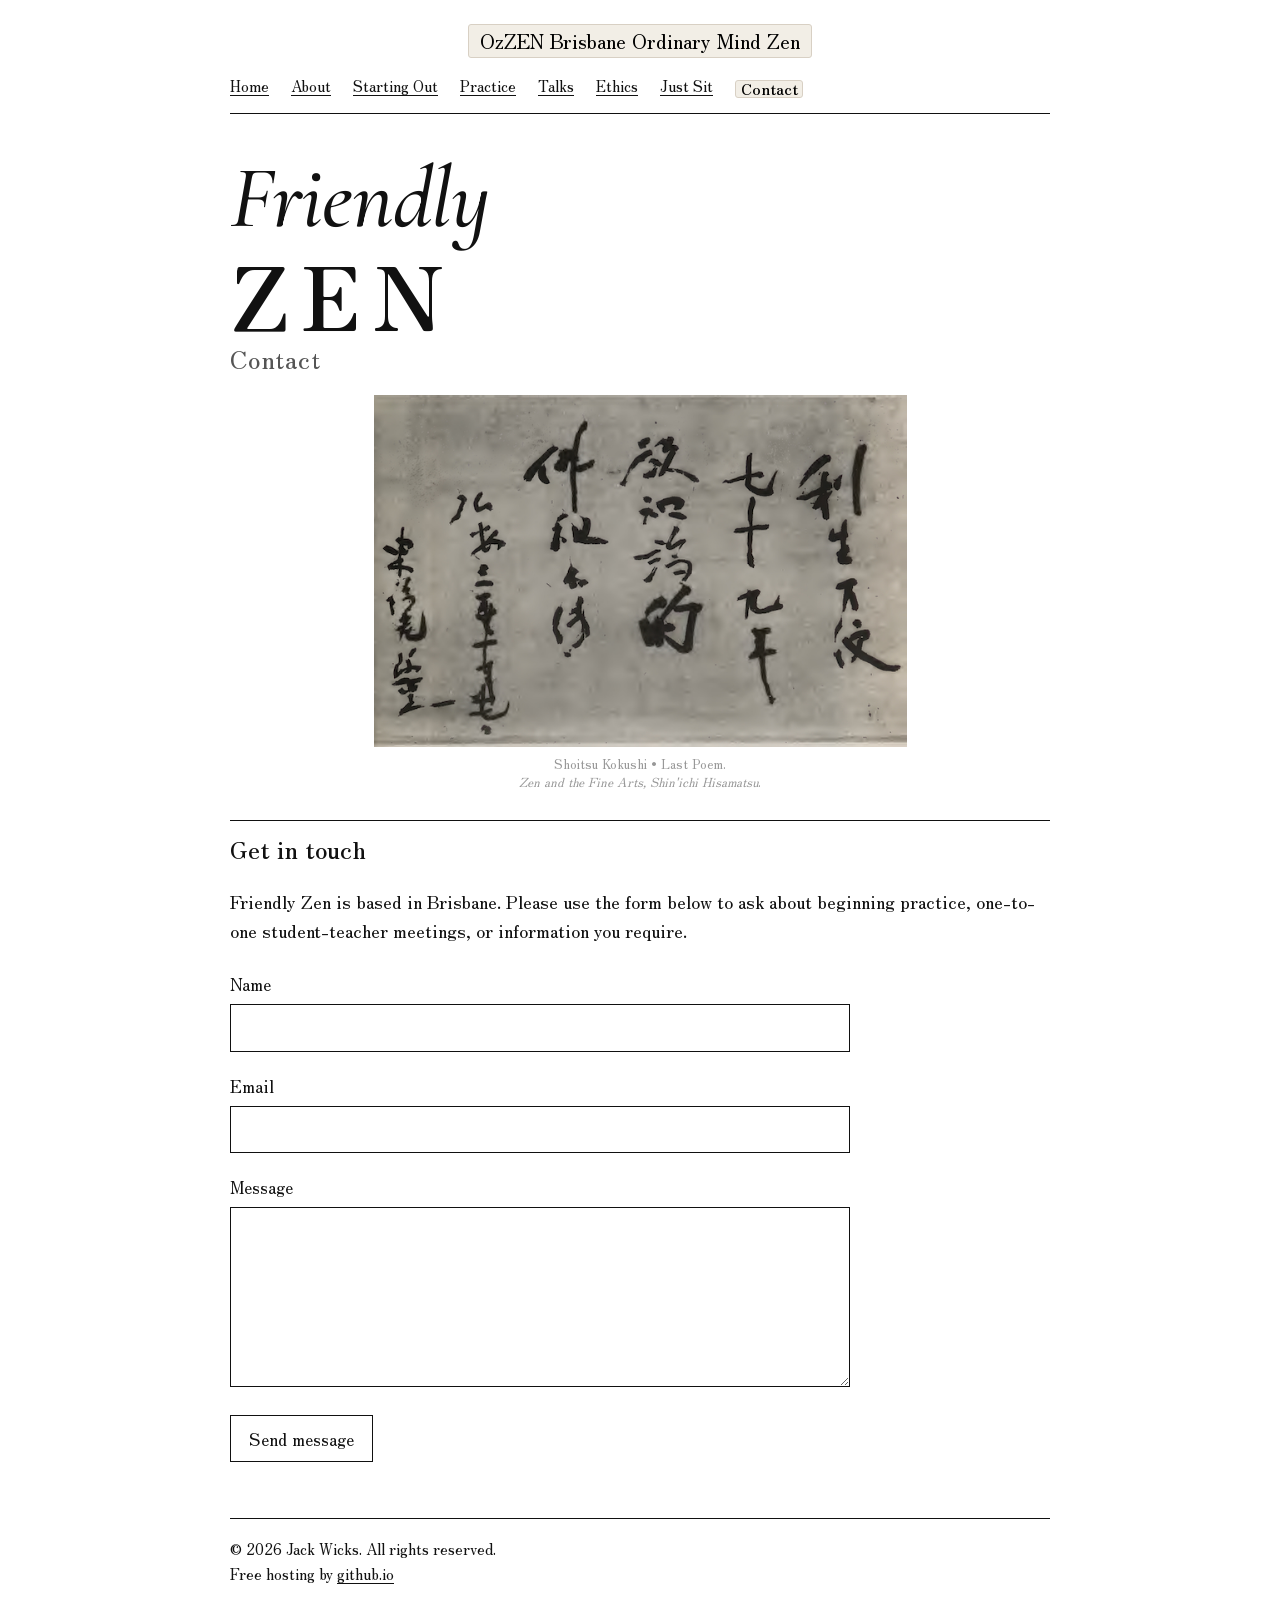
<file: contact.html>
<!doctype html>
<html lang="en">
<head>
  <meta charset="utf-8">
  <meta name="viewport" content="width=device-width, initial-scale=1">
  <title>Contact | OzZEN Brisbane Ordinary Mind Zen</title>
<meta name="description" content="Contact Friendly Zen for Zen meditation guidance 
      and one-to-one student-teacher practice in Brisbane.">
<link rel="canonical" href="https://www.friendlyzen.com.au/contact.html">
<link rel="icon" href="/favicon.ico" type="image/x-icon">
<link rel="icon" type="image/png" sizes="32x32" href="/favicon-32x32.png">
<link rel="icon" type="image/png" sizes="16x16" href="/favicon-16x16.png">
<link rel="apple-touch-icon" sizes="180x180" href="/apple-touch-icon.png">
<link rel="manifest" href="/site.webmanifest">
  <link rel="preconnect" href="https://fonts.googleapis.com">
  <link href="https://fonts.googleapis.com/css2?family=Cormorant+Infant:ital,wght@1,500&family=Zen+Old+Mincho:wght@400;600&display=swap" rel="stylesheet">

      <link rel="stylesheet" href="style.css">

  <style>

      figure {
      margin: 0 0 0px;
      }
        
      .main-heading {
      margin: 32px 0 0;
      }
            
    form {
      max-width: 620px;
      margin-top: 24px;
    }

    label {
      display: block;
      margin: 0 0 6px;
      font-size: 17px;
    }

    input,
    textarea {
      width: 100%;
      box-sizing: border-box;
      margin: 0 0 20px;
      padding: 10px;
      border: 1px solid #111111;
      background: #ffffff;
      color: #111111;
      font-family: "Zen Old Mincho", "Hiragino Mincho ProN", "Yu Mincho", Georgia, serif;
      font-size: 17px;
      line-height: 1.5;
    }

    textarea {
      min-height: 180px;
      resize: vertical;
    }

    button {
      border: 1px solid #111111;
      background: #ffffff;
      color: #111111;
      padding: 10px 18px;
      font-family: "Zen Old Mincho", "Hiragino Mincho ProN", "Yu Mincho", Georgia, serif;
      font-size: 17px;
      cursor: pointer;
    }

    button:hover {
      background: #111111;
      color: #ffffff;
    }

    #form-status {
      margin-top: 20px;
      margin-bottom: 0;
    }
 </style>
      
  <!--<style>
    body {
      margin: 0;
      background: #ffffff;
      color: #111111;
      font-family: "Zen Old Mincho", "Hiragino Mincho ProN", "Yu Mincho", Georgia, serif;
      font-size: 18px;
      line-height: 1.65;
    }

    .page {
      max-width: 820px;
      margin: 0 auto;
      padding: 24px;
    }

    .current-page {
      background-color: #f2eee6;
      border: 1px solid #d8d0c4;
      color: #000;
      padding: 0.2em 0.45em;
      border-radius: 4px;
      text-decoration: none;
    }

    .current_page {
    background-color: #f2eee6;
    border: 1px solid #d8d0c4;
    color: #000;
    padding: 0.05em 0.3em;
    border-radius: 3px;
    text-decoration: none;
    display: inline-block;
    line-height: 1;
    vertical-align: middle;
    }



    a {
      color: #111111;
      text-decoration: underline;
      text-underline-offset: 3px;
    }

    header {
      border-bottom: 1px solid #111111;
      margin-bottom: 46px;
      padding-bottom: 14px;
    }

    nav {
      font-size: 15px;
      line-height: 1.8;
    }

    nav a {
      margin-right: 18px;
      white-space: nowrap;
    }

    .main-heading {
      margin: 32px 0 8px;
      line-height: 0.95;
      font-weight: normal;
    }

    .friendly {
      font-family: "Cormorant Infant", serif;
      font-style: italic;
      font-weight: 500;
      font-size: clamp(4rem, 13vw, 7.5rem);
      letter-spacing: -0.01em;
    }

    .zen {
      display: block;
      margin-top: 10px;
      font-family: "Zen Old Mincho", "Hiragino Mincho ProN", "Yu Mincho", Georgia, serif;
      font-size: clamp(3rem, 9vw, 5.5rem);
      font-weight: 600;
      letter-spacing: 0.14em;
    }

    .small-line {
      margin: 0 0 56px;
      font-size: 17px;
    }

    section {
      margin: 0 0 48px;
      padding-top: 8px;
      border-top: 1px solid #111111;
    }

    h2 {
      font-size: 24px;
      font-weight: 600;
      margin: 0 0 18px;
    }

    p {
      margin: 0 0 18px;
    }

    figure {
      margin: 0 0 56px;
    }

    .image-credit {
      font-size: 0.7em;
      color: #555;
      line-height: 1.4;
      margin-top: 8px;
    }


    form {
      max-width: 620px;
      margin-top: 24px;
    }

    label {
      display: block;
      margin: 0 0 6px;
      font-size: 17px;
    }

    input,
    textarea {
      width: 100%;
      box-sizing: border-box;
      margin: 0 0 20px;
      padding: 10px;
      border: 1px solid #111111;
      background: #ffffff;
      color: #111111;
      font-family: "Zen Old Mincho", "Hiragino Mincho ProN", "Yu Mincho", Georgia, serif;
      font-size: 17px;
      line-height: 1.5;
    }

    textarea {
      min-height: 180px;
      resize: vertical;
    }

    button {
      border: 1px solid #111111;
      background: #ffffff;
      color: #111111;
      padding: 10px 18px;
      font-family: "Zen Old Mincho", "Hiragino Mincho ProN", "Yu Mincho", Georgia, serif;
      font-size: 17px;
      cursor: pointer;
    }

    button:hover {
      background: #111111;
      color: #ffffff;
    }

    #form-status {
      margin-top: 20px;
      margin-bottom: 0;
    }

    footer {
      border-top: 1px solid #111111;
      margin-top: 56px;
      padding-top: 18px;
      font-size: 15px;
    }

    @media (max-width: 600px) {
      body {
        font-size: 17px;
      }

      nav a {
        display: inline-block;
        margin-right: 12px;
      }
    }
  </style> -->
</head>

<body>
  <div class="page">

  <span style="display: block; text-align: center;">
    <a href="index.html" class="top-name">OzZEN Brisbane Ordinary Mind Zen</a>
  </span>

    <header>
      <nav>
        <a href="index.html">Home</a>
        <a href="about.html">About</a>
        <a href="start.html">Starting Out</a>
    <!--    <a href="services.html">Services</a> -->
        <a href="practising-zen.html">Practice</a>
        <a href="talking-zen.html">Talks</a>
    <!--    <a href="aesthetic.html">Aesthetics</a> -->
        <a href="ethics.html">Ethics</a>
    <!--    <a href="koan.html">Zen Koans</a> -->
        <a href="just-sit.html">Just Sit</a>
        <a href="contact.html" class="current_page" aria-current="page"><b>Contact</b></a>
      </nav>
    </header>

    <main>

      <h1 class="main-heading">
        <span class="friendly">Friendly</span>
        <span class="zen">ZEN</span>
      </h1>

      <p class="subheading">
        Contact
      </p>

      <figure>
        <img src="Shoitsu_Kokushi_Last_Poem.jpeg" title="Shoitsu Kokushi • Last Poem" 
          style="width: 65%; height: auto; display: block; margin-left: auto; margin-right: auto;">
        <figcaption class="image-credit" style="text-align: center;">
         Shoitsu Kokushi • Last Poem. <br> <i>Zen and the Fine Arts, Shin'ichi Hisamatsu</i>.
        </figcaption>
      </figure>

      <br>

      <section>
        
        <h2>Get in touch</h2>

        <p>
  Friendly Zen is based in Brisbane. Please use the form below to ask about 
            beginning practice, one-to-one student-teacher meetings, or information you require.
        </p>

        <p id="form-status"></p>

        <form id="contact-form" action="https://formspree.io/f/mzdqjkdr" method="POST">
          <label for="name">Name</label>
          <input type="text" id="name" name="name" required>

          <label for="email">Email</label>
          <input type="email" id="email" name="email" required>

          <label for="message">Message</label>
          <textarea id="message" name="message" required></textarea>

          <input type="hidden" name="_subject" value="New message from Friendly Zen website">

          <button type="submit">Send message</button>
        </form>
      </section>

    </main>

    <footer>
      <p>
        &copy; 2026 Jack Wicks. All rights reserved.<br>
        Free hosting by <a href="https://www.github.io">github.io</a>
      </p>
    </footer>

  </div>

  <script>
    const form = document.getElementById("contact-form");
    const status = document.getElementById("form-status");

    form.addEventListener("submit", async function(event) {
      event.preventDefault();

      const formData = new FormData(form);

      try {
        const response = await fetch(form.action, {
          method: form.method,
          body: formData,
          headers: {
            "Accept": "application/json"
          }
        });

        if (response.ok) {
          status.textContent = "Thank you. Your message has been sent.";
          form.reset();
        } else {
          status.textContent = "Sorry, there was a problem sending your message. Please try again.";
        }
      } catch (error) {
        status.textContent = "Sorry, there was a problem sending your message. Please try again.";
      }
    });
  </script>

</body>
</html>
</file>
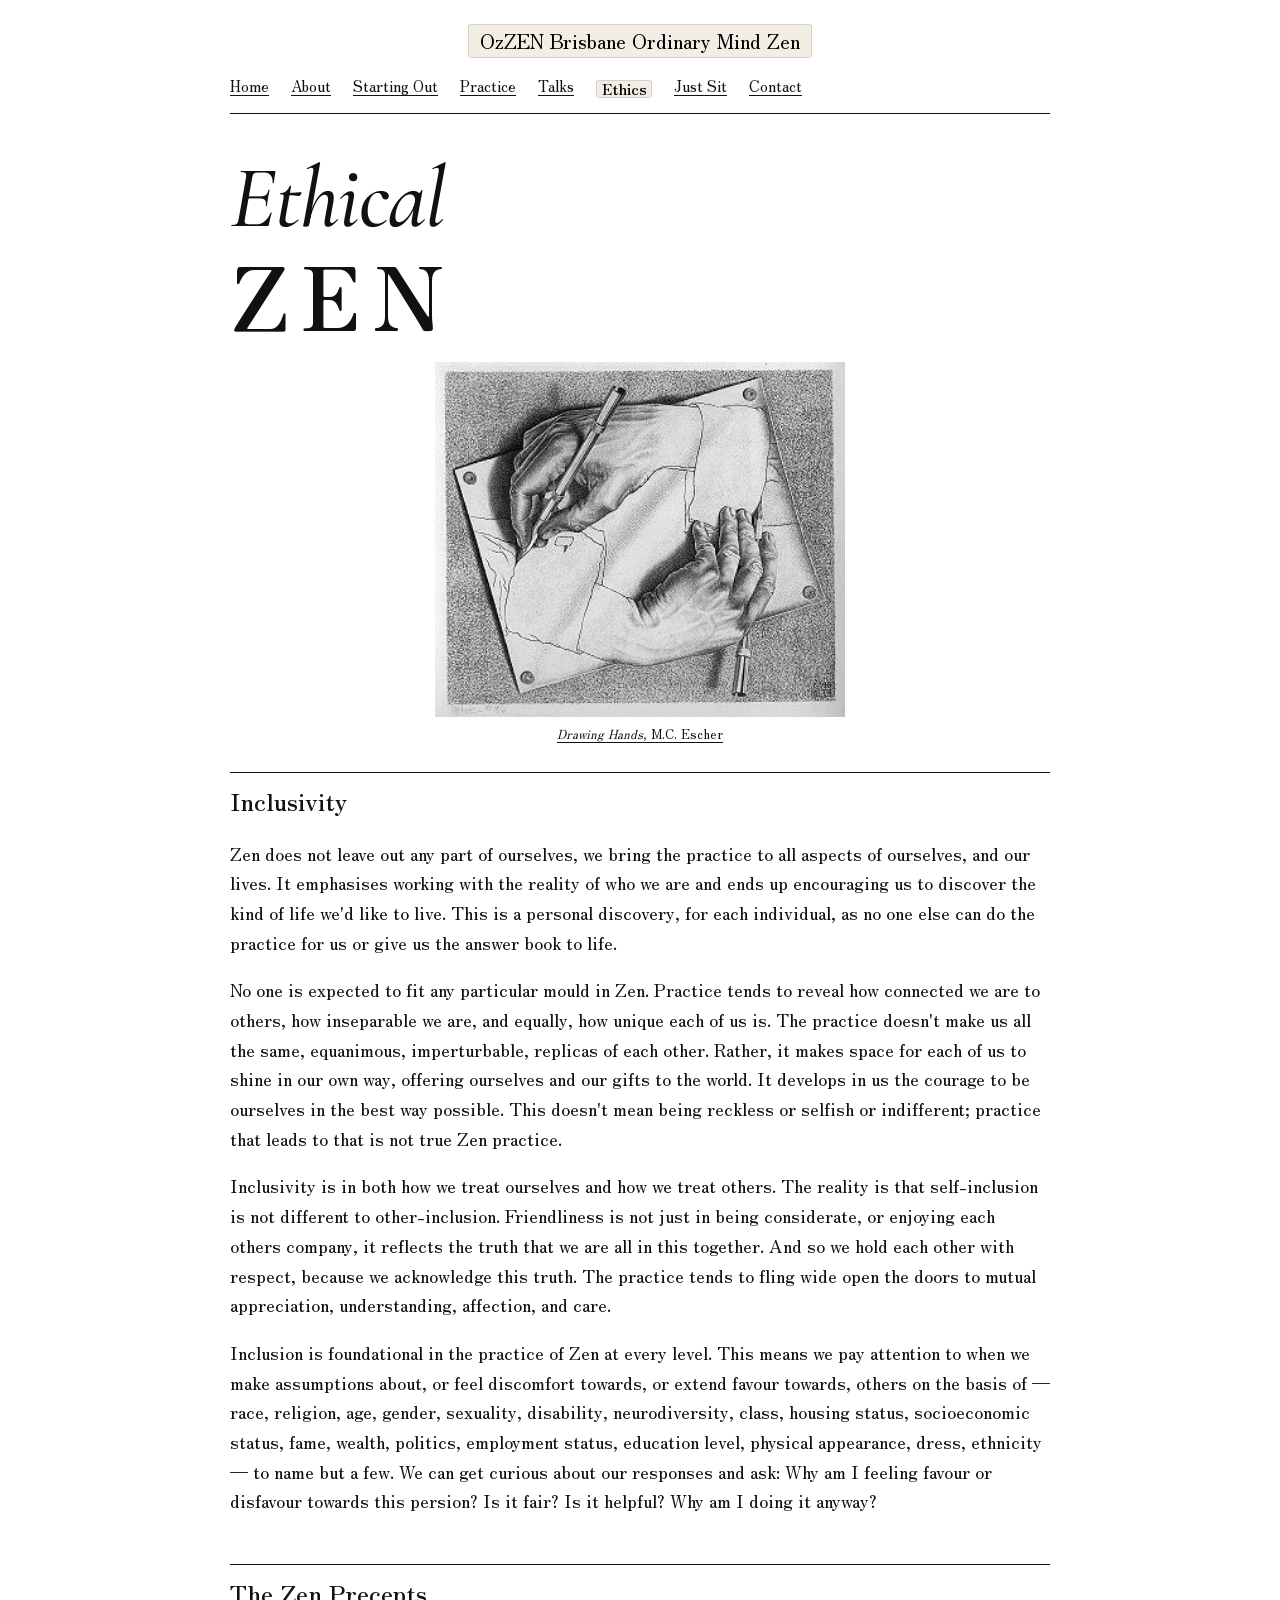
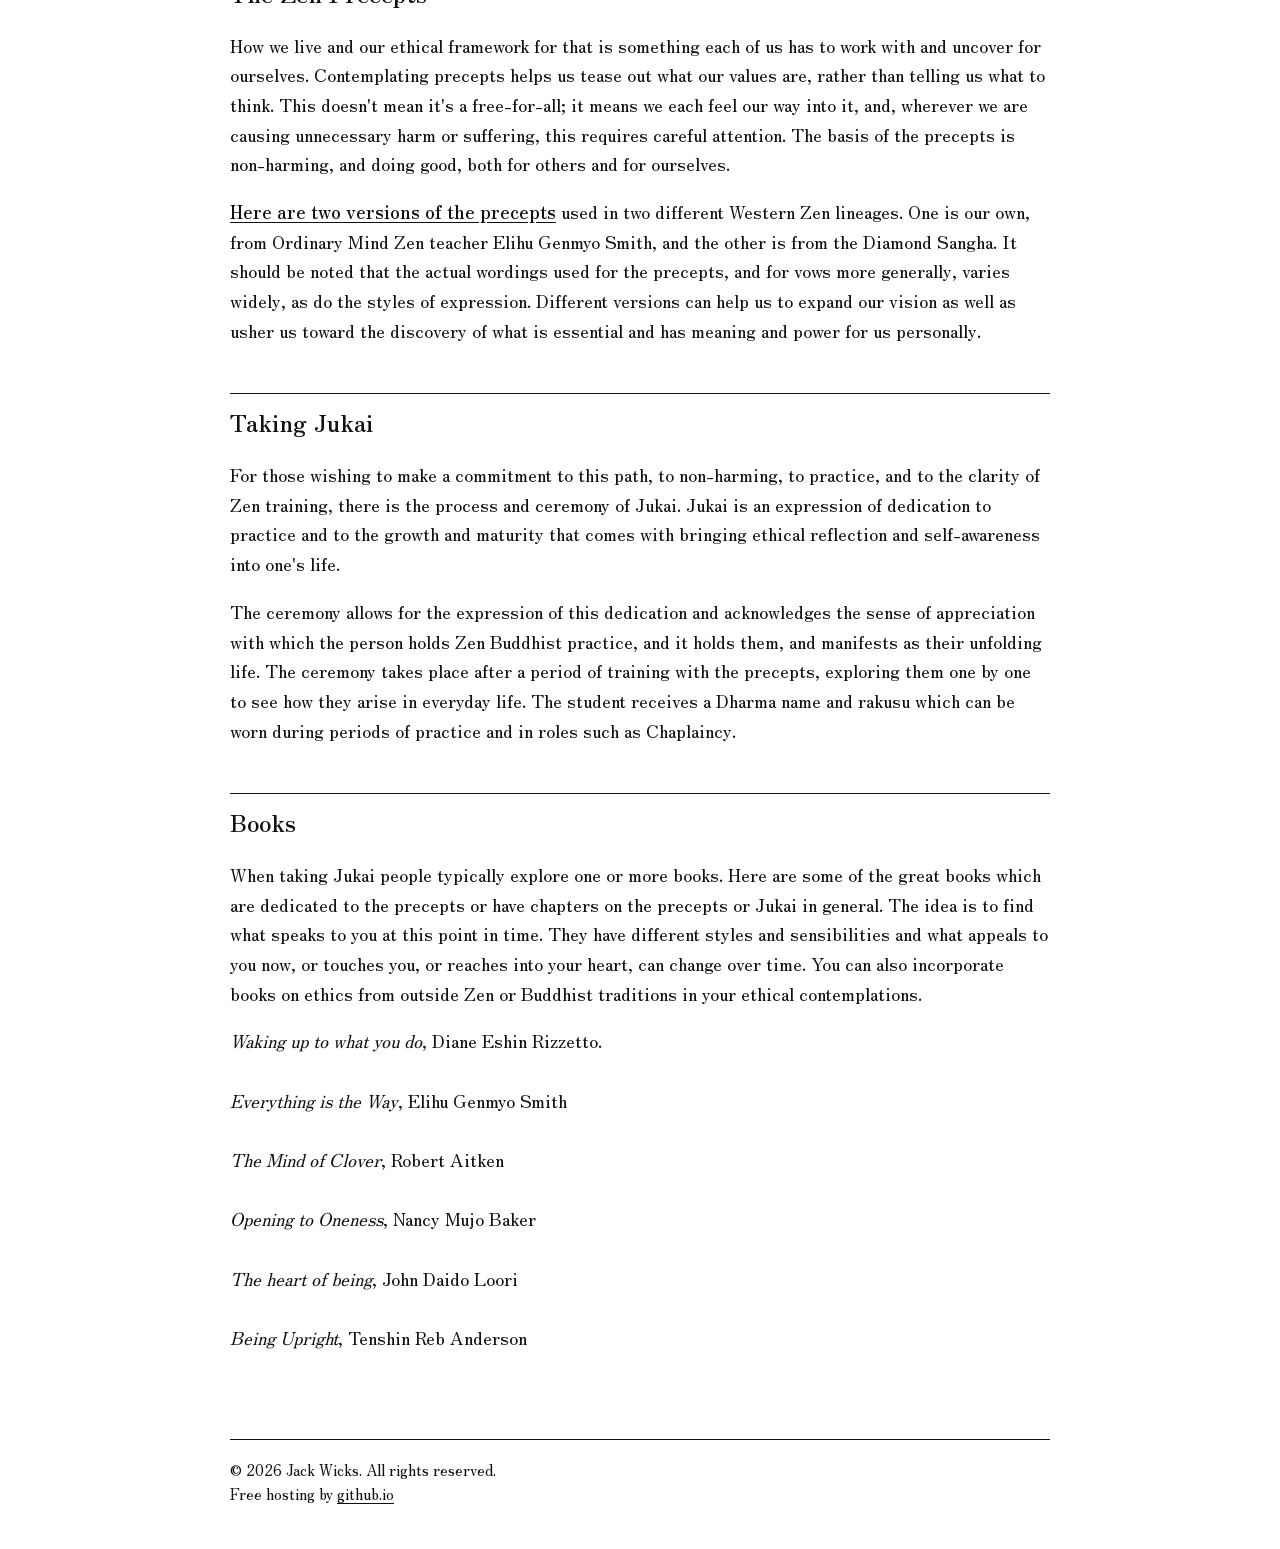
<file: ethics.html>
<!doctype html>
<html lang="en">
<head>
  <meta charset="utf-8">
  <meta name="viewport" content="width=device-width, initial-scale=1">
  <title>Ethics | OzZEN Brisbane Ordinary Mind Zen</title>
  <meta name="description" content="Friendly Zen is founded on the principles of 
    inclusivity and respect for all.">
 <link rel="canonical" href="https://www.friendlyzen.com.au/ethics.html">
<link rel="icon" href="/favicon.ico" type="image/x-icon">
<link rel="icon" type="image/png" sizes="32x32" href="/favicon-32x32.png">
<link rel="icon" type="image/png" sizes="16x16" href="/favicon-16x16.png">
<link rel="apple-touch-icon" sizes="180x180" href="/apple-touch-icon.png">
<link rel="manifest" href="/site.webmanifest">
  <link rel="preconnect" href="https://fonts.googleapis.com">
  <link href="https://fonts.googleapis.com/css2?family=Cormorant+Infant:ital,wght@1,500&family=Zen+Old+Mincho:wght@400;600&display=swap" rel="stylesheet">
<link rel="stylesheet" href="style.css">

      <style>
      figure {
      margin: 0 0 0px;
      }
      .main-heading {
      margin: 32px 0 28px;
      }
            
      </style>
      
 <!-- <style>
    body {
      margin: 0;
      background: #ffffff;
      color: #111111;
      font-family: "Zen Old Mincho", "Hiragino Mincho ProN", "Yu Mincho", Georgia, serif;
      font-size: 18px;
      line-height: 1.65;
    }

    .page {
      max-width: 820px;
      margin: 0 auto;
      padding: 24px;
    }

    .current_page {
    background-color: #f2eee6;
    border: 1px solid #d8d0c4;
    color: #000;
    padding: 0.05em 0.3em;
    border-radius: 3px;
    text-decoration: none;
    display: inline-block;
    line-height: 1;
    vertical-align: middle;
    }

    a {
      color: #111111;
      text-decoration: underline;
      text-underline-offset: 3px;
    }

    img {
      max-width: 100%;
      height: auto;
      display: block;
    }

    figure {
      margin: 0 0 20px;
    }

    .image-credit {
      font-size: 0.7em;
      color: #555;
      line-height: 1.4;
      margin-top: 8px;
    }

    header {
      border-bottom: 1px solid #111111;
      margin-bottom: 46px;
      padding-bottom: 14px;
    }

    nav {
      font-size: 15px;
      line-height: 1.8;
    }

    nav a {
      margin-right: 18px;
      white-space: nowrap;
    }

    .main-heading {
      margin: 32px 0 56px;
      line-height: 0.95;
      font-weight: normal;
    }

    .friendly {
      font-family: "Cormorant Infant", serif;
      font-style: italic;
      font-weight: 500;
      font-size: clamp(4rem, 13vw, 7.5rem);
      letter-spacing: -0.01em;
    }

    .zen {
      display: block;
      margin-top: 10px;
      font-family: "Zen Old Mincho", "Hiragino Mincho ProN", "Yu Mincho", Georgia, serif;
      font-size: clamp(3rem, 9vw, 5.5rem);
      font-weight: 600;
      letter-spacing: 0.14em;
    }

    /*
      Friendly colours:
      red, orange, yellow, green, blue, violet, brown, black.
      Please keep these fixed.
    */

    .red { color: #e40303; }
    .orange { color: #ff8c00; }
    .yellow { color: #ffed00; }
    .green { color: #008026; }
    .blue { color: #004dff; }
    .violet { color: #750787; }
    .brown { color: #784f17; }
    .black { color: #000000; }

    section {
      margin: 0 0 48px;
      padding-top: 8px;
      border-top: 1px solid #111111;
    }

    h2 {
      font-size: 24px;
      font-weight: 600;
      margin: 0 0 18px;
    }

    p {
      margin: 0 0 18px;
    }

    figure {
      margin: 0 0 0px;
    }

    .image-credit {
      font-size: 0.7em;
      color: #555;
      line-height: 1.4;
      margin-top: 8px;
    }

    .quote {
      margin: 32px 0;
      padding-left: 22px;
      border-left: 1px solid #111111;
      font-size: 1em;
    }

    .quote span {
      display: block;
      margin-top: 8px;
      font-size: 0.8em;
    }

    footer {
      border-top: 1px solid #111111;
      margin-top: 56px;
      padding-top: 18px;
      font-size: 15px;
    }

    @media (max-width: 600px) {
      body {
        font-size: 17px;
      }

      nav a {
        display: inline-block;
        margin-right: 12px;
      }
    }
  </style> -->
  
</head>

<body>
  <div class="page">
  <span style="display: block; text-align: center;">
    <a href="index.html" class="top-name">OzZEN Brisbane Ordinary Mind Zen</a>
    </span>

    <header>
      <nav>
        <a href="index.html">Home</a>
        <a href="about.html">About</a>
        <a href="start.html">Starting Out</a>
    <!--    <a href="services.html">Services</a> -->
        <a href="practising-zen.html">Practice</a>
        <a href="talking-zen.html">Talks</a>
    <!--    <a href="aesthetic.html">Aesthetics</a> -->
        <a href="ethics.html" class="current_page" aria-content="page"><b>Ethics</b></a>
    <!--    <a href="koan.html">Zen Koans</a> -->
        <a href="just-sit.html">Just Sit</a>
        <a href="contact.html">Contact</a>
      </nav>
    </header>

  <main>

      <h1 class="main-heading">
        
        <span class="friendly">Ethical</span>
        
        <span class="zen">ZEN</span>
        
      </h1>
   
    
    <figure>
      <img src="DrawingHands.jpg" alt="<i>Drawing Hands</i>, M.C. Escher" style="width: 50%; height: auto; display: block; 
            margin-left: auto; margin-right: auto;">
       <figcaption class="image-credit" style="text-align: center;">
         <a href="https://en.wikipedia.org/w/index.php?curid=3475111"><i>Drawing Hands</i>, M.C. Escher</a>  
        </figcaption>          
    </figure>

    <br>
    
   <section>
     
    <h2>Inclusivity</h2>

    <p>Zen does not leave out any part of ourselves, we bring the practice to all aspects of ourselves, and our lives. It emphasises working
    with the reality of who we are and ends up encouraging us to discover the kind of life we'd like to live. This is a
    personal discovery, for each individual, as no one else can do the practice for us or give us the answer book to life. </p>

    <!-- Only through discovering what is true and genuine in our own life can we begin to explore such matters. 
     or: Only the discovery of your genuine, truest self, will help you explore such matters. -->
    
    <p>No one is expected to fit any particular mould in Zen. Practice tends to reveal how connected we are to others, how inseparable we are, 
    and equally, how unique each of us is. The practice doesn't make us all the same, equanimous, imperturbable, replicas of 
    each other. Rather, it makes space for each of us to shine in our own way, offering ourselves and our gifts to the world.
    It develops in us the courage to be ourselves in the best way possible. This doesn't mean being reckless or selfish or indifferent;
    practice that leads to that is not true Zen practice.</p> 

    <p>Inclusivity is in both how we treat ourselves and how we treat others. The reality is that self-inclusion is not different to 
    other-inclusion. Friendliness is not just in being considerate, or enjoying each others company, it reflects 
    the truth that we are all in this together. And so we hold each other with respect, because we acknowledge this truth. The
    practice tends to fling wide open the doors to mutual appreciation, understanding, affection, and care.</p>

     <p>Inclusion is foundational in the practice of Zen at every level. This means we pay attention to when we make assumptions about, 
       or feel discomfort towards, or extend favour towards, others on the basis of &mdash; race,  
       religion, age, gender, sexuality, disability, neurodiversity, class, housing status,   
       socioeconomic status, fame, wealth, politics, employment status, education level, physical appearance, dress, 
       ethnicity &mdash; to name but a few. We can get curious about our responses and ask: Why am
       I feeling favour or disfavour towards this persion? Is it fair? Is it helpful? 
      Why am I doing it anyway?</p> 

  </section>

  <section>

    <h2>The Zen Precepts</h2>

    <p>How we live and our ethical framework for that is something each of us has to work with and uncover for ourselves. 
      Contemplating precepts helps us
    tease out what our values are, rather than telling us what to think. This doesn't mean it's a free-for-all; it means
    we each feel our way into it, and, wherever we are causing unnecessary harm or suffering, this requires careful attention. 
    The basis of the precepts is non-harming, and doing good, both for others and for ourselves. </p>

    <a href="https://www.friendlyzen.com.au/SixteenPreceptsSmithAitken.pdf" target="_blank"><strong>Here are two 
      versions of the precepts</strong></a> 
    used in two different Western Zen lineages. One is our own, from Ordinary Mind Zen teacher 
    Elihu Genmyo Smith, and the other is from the Diamond Sangha.
    It should be noted that the actual wordings used for the precepts, and for vows more generally, varies widely, as 
    do the styles of expression. Different versions can help us to expand our vision as well as usher us toward the discovery 
    of what is essential and has meaning and power for us personally. 
 
   </section>

  <section>

    <h2>Taking Jukai</h2>
    <p>For those wishing to make a commitment to this path, to non-harming, to practice, and to the clarity of Zen training, 
      there is the process and ceremony of
    Jukai. Jukai is an expression of dedication to practice and to the growth and maturity that comes with bringing ethical 
    reflection and self-awareness into one's life. </p>

    <p>The ceremony allows for the expression of this dedication and acknowledges the sense of appreciation with which the 
      person holds Zen Buddhist practice, and it holds them, and manifests as their unfolding life. The ceremony takes place 
      after a period of training with the precepts, exploring them one by one to see how they arise in everyday life. 
      The student receives a Dharma name and rakusu which can be worn during periods of practice and in roles such 
      as Chaplaincy. </p>

    
  <!--  <p>The ceremony allows for the expression, and sharing with others, of this confidence and dedication. It acknowledges the 
    shared appreciation between student and teacher, and between the student and the wider sangha, 
      of the dedication with which the person holds Zen Buddhist practice, and it holds them, and manifests as their unfolding life. 
    The ceremony takes place after a period of training with the precepts, exploring them one by one to see how they arise in everyday life.
    The student receives a Dharma name and rakusu which can be worn during periods of practice and in roles such as Chaplaincy. 
    </p> -->
    
   </section>
  <section>

    <h2>Books</h2>

    <p>When taking Jukai people typically explore one or more books. Here are some of the great books which are dedicated
    to the precepts or have chapters on the precepts or Jukai in general. The idea
    is to find what speaks to you at this point in time. They have different styles and sensibilities and what 
    appeals to you now, or touches you, or reaches into your heart, 
    can change over time. You can also incorporate books on ethics from outside Zen or Buddhist
    traditions in your ethical contemplations. </p>

    <i>Waking up to what you do</i>, Diane Eshin Rizzetto. <br><br>

    <i>Everything is the Way</i>, Elihu Genmyo Smith <br><br>

    <i>The Mind of Clover</i>, Robert Aitken <br><br>

    <i>Opening to Oneness</i>, Nancy Mujo Baker <br><br>

    <i>The heart of being</i>, John Daido Loori <br><br>

    <i>Being Upright</i>, Tenshin Reb Anderson <br><br>

    </main>

    <footer>
      <p>
        &copy; 2026 Jack Wicks. All rights reserved.<br>
        Free hosting by <a href="https://www.github.io">github.io</a>
      </p>
    </footer>

  </div>
</body>
</html>
</file>
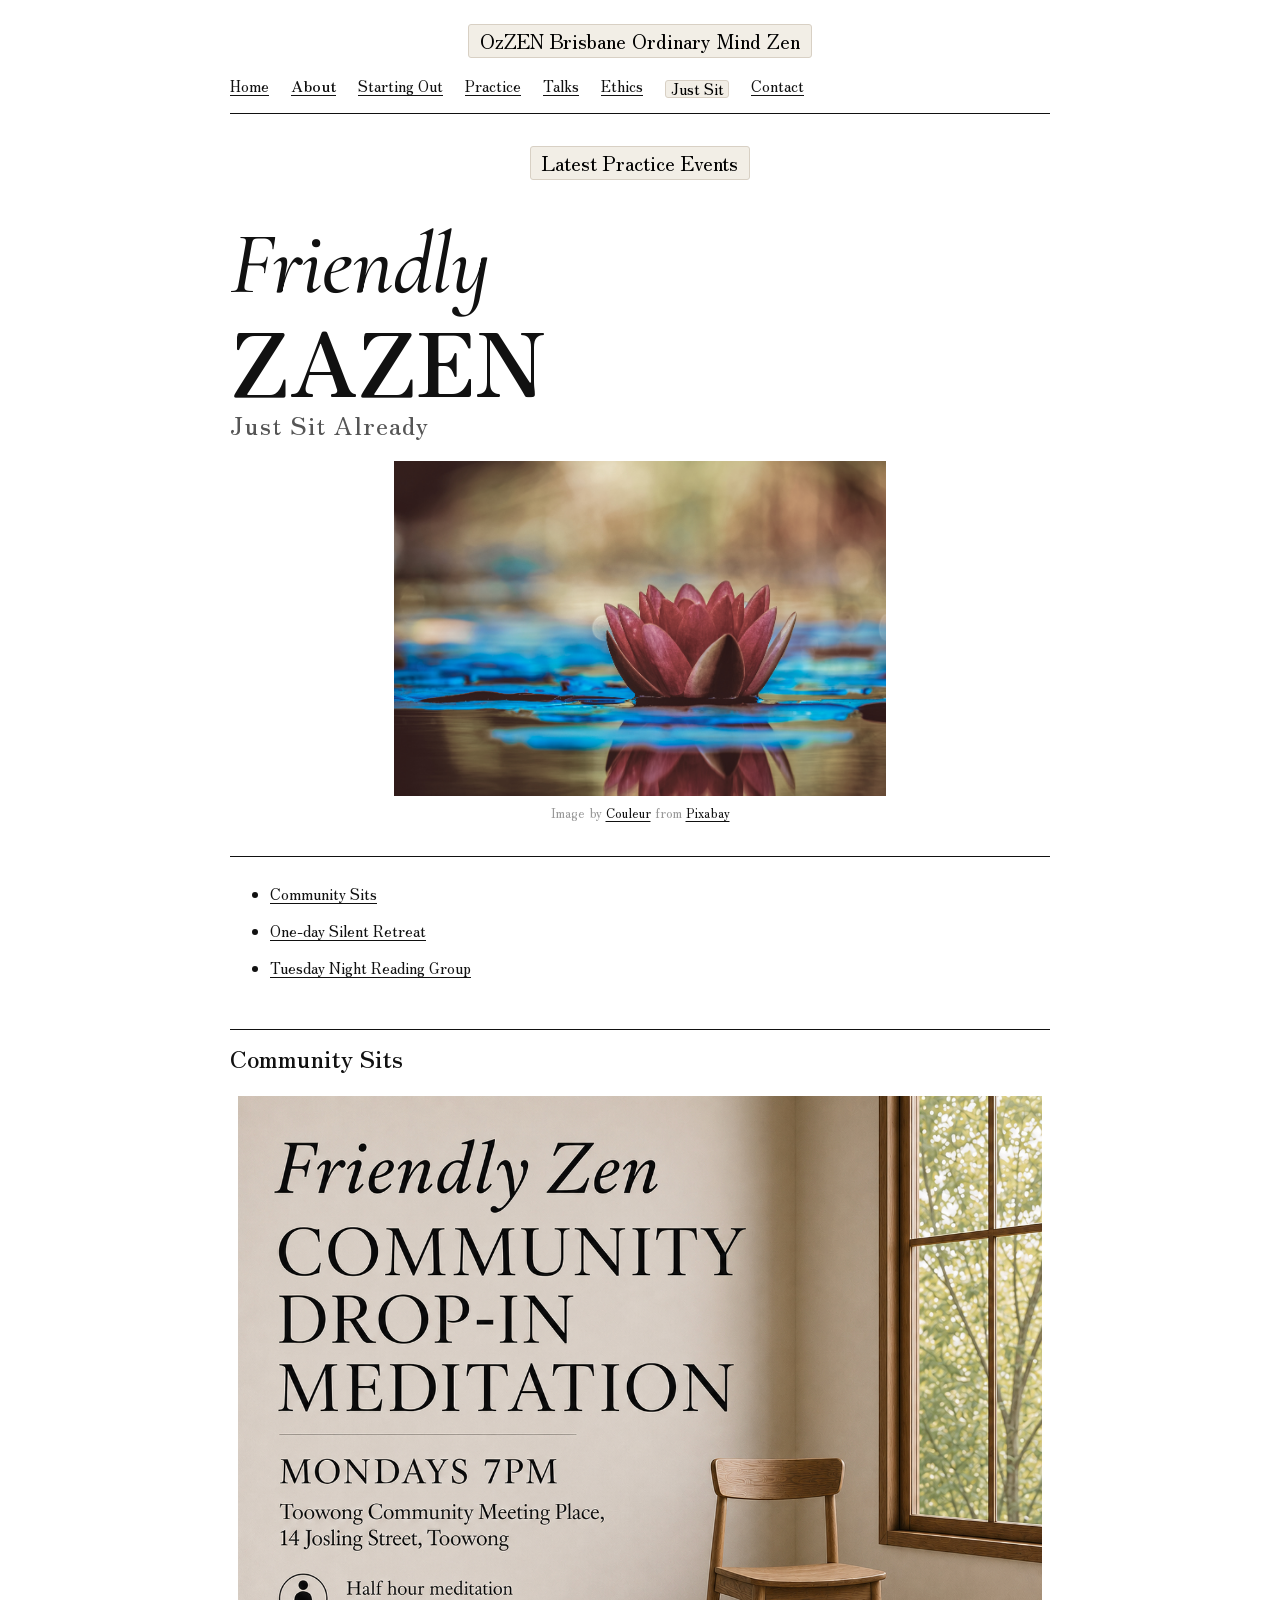
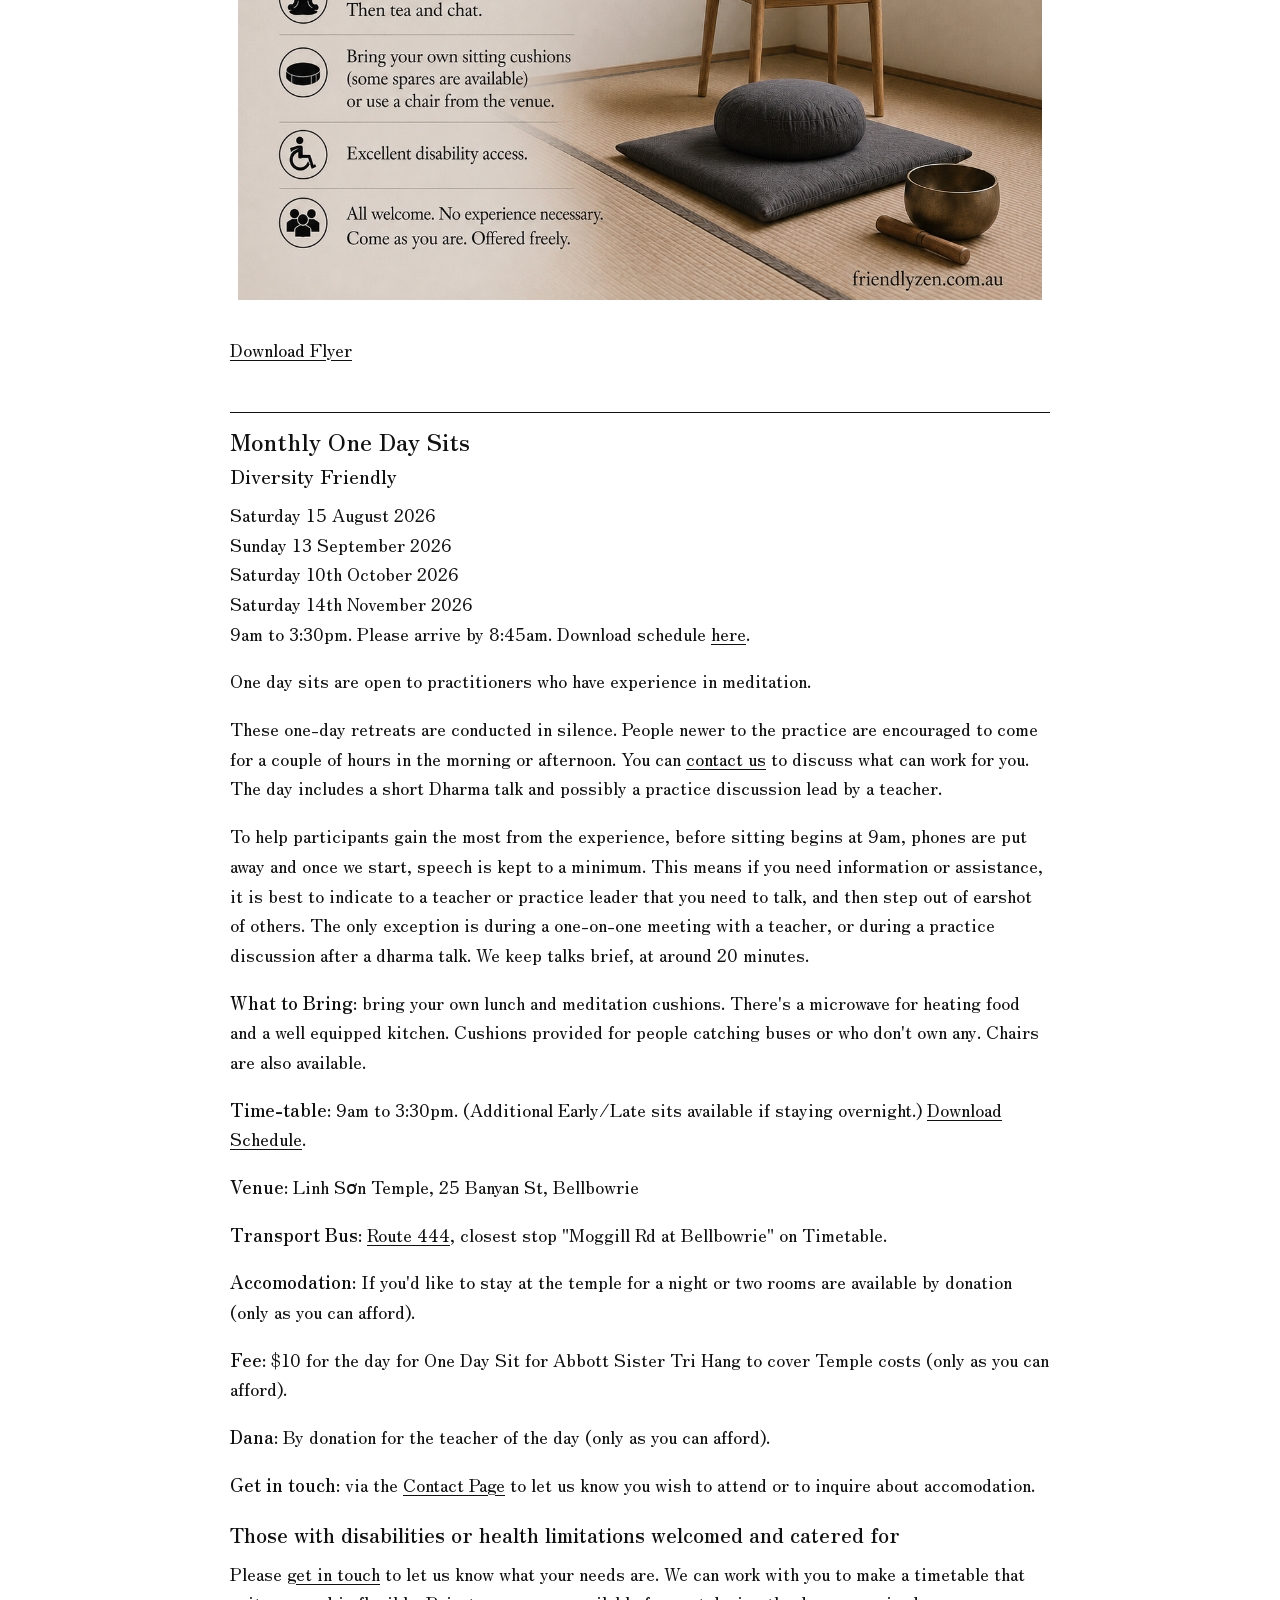
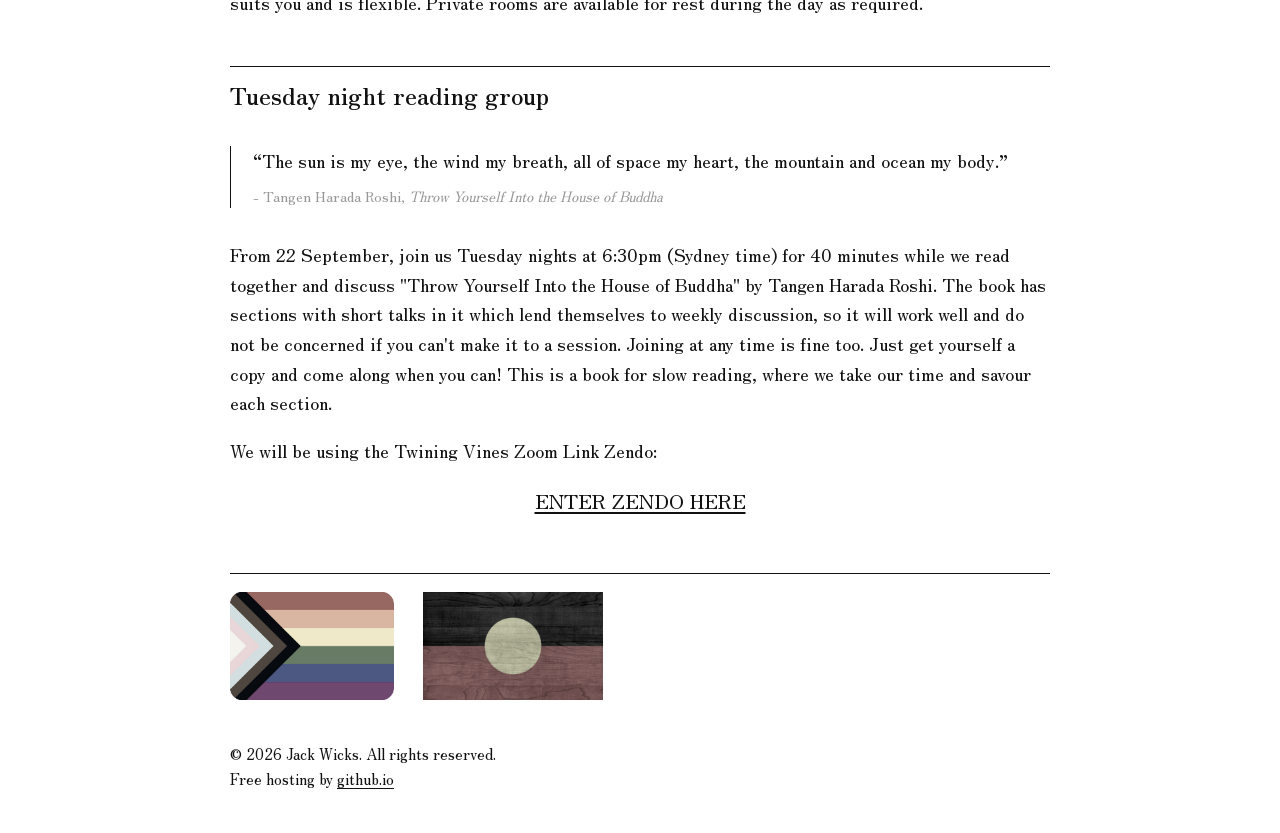
<file: just-sit.html>
<!doctype html>
<html lang="en">
<head>
  <meta charset="utf-8">
  <meta name="viewport" content="width=device-width, initial-scale=1">
  <title>Just Sit - Meditation and Retreats | OzZEN Brisbane Ordinary Mind Zen</title>
  <meta name="description" content="Friendly Zen has events for practice including Monday evening and
        regular one-day retreats and sesshin in Brisbane.">
  <link rel="canonical" href="https://www.friendlyzen.com.au/just-sit.html">
  
<link rel="icon" href="/favicon.ico" type="image/x-icon">
<link rel="icon" type="image/png" sizes="32x32" href="/favicon-32x32.png">
<link rel="icon" type="image/png" sizes="16x16" href="/favicon-16x16.png">
<link rel="apple-touch-icon" sizes="180x180" href="/apple-touch-icon.png">
<link rel="manifest" href="/site.webmanifest">
  <link rel="preconnect" href="https://fonts.googleapis.com">
  <link href="https://fonts.googleapis.com/css2?family=Cormorant+Infant:ital,wght@1,500&family=Zen+Old+Mincho:wght@400;600&display=swap" rel="stylesheet">

      <link rel="stylesheet" href="style.css">
      <style>
    .main-heading {
      margin: 32px 0 0px;
      line-height: 0.95;
      font-weight: normal;
      font-size: clamp(3rem, 9vw, 5.5rem);
    }

         .zen {
      display: block;
      margin-top: 10px;
      font-family: "Zen Old Mincho", "Hiragino Mincho ProN", "Yu Mincho", Georgia, serif;
      font-size: 1em;
      font-weight: 800;
      letter-spacing: 0.0em;
    }
    </style>
 <!-- <style>
    body {
      margin: 0;
      background: #ffffff;
      color: #111111;
      font-family: "Zen Old Mincho", "Hiragino Mincho ProN", "Yu Mincho", Georgia, serif;
      font-size: 18px;
      line-height: 1.65;
    }

    .page {
      max-width: 820px;
      margin: 0 auto;
      padding: 24px;
    }

    .current_page {
    background-color: #f2eee6;
    border: 1px solid #d8d0c4;
    color: #000;
    padding: 0.05em 0.3em;
    border-radius: 3px;
    text-decoration: none;
    display: inline-block;
    line-height: 1;
    vertical-align: middle;
    }

    a {
      color: #111111;
      text-decoration: underline;
      text-underline-offset: 3px;
    }

    img {
      max-width: 100%;
      height: auto;
      display: block;
    }

    figure {
      margin: 0 0 56px;
    }

    .image-credit {
      font-size: 0.6em;
      color: #555;
      line-height: 1.4;
      margin-top: 8px;
    }

    header {
      border-bottom: 1px solid #111111;
      margin-bottom: 46px;
      padding-bottom: 14px;
    }

    nav {
      font-size: 15px;
      line-height: 1.8;
    }

    nav a {
      margin-right: 18px;
      white-space: nowrap;
    }

    .main-heading {
      margin: 32px 0 56px;
      line-height: 0.95;
      font-weight: normal;
    }

    .friendly {
      font-family: "Cormorant Infant", serif;
      font-style: italic;
      font-weight: 500;
      font-size: clamp(4rem, 13vw, 7.5rem);
      letter-spacing: -0.01em;
    }

    .zen {
      display: block;
      margin-top: 10px;
      font-family: "Zen Old Mincho", "Hiragino Mincho ProN", "Yu Mincho", Georgia, serif;
      font-size: clamp(3rem, 9vw, 5.5rem);
      font-weight: 600;
      letter-spacing: 0.14em;
    }

    /*
      Friendly colours:
      red, orange, yellow, green, blue, violet, brown, black.
      Please keep these fixed.
    */

    .red { color: #e40303; }
    .orange { color: #ff8c00; }
    .yellow { color: #ffed00; }
    .green { color: #008026; }
    .blue { color: #004dff; }
    .violet { color: #750787; }
    .brown { color: #784f17; }
    .black { color: #000000; }

    .small-line {
      margin: 0 0 56px;
      font-size: 17px;
    }

    section {
      margin: 0 0 48px;
      padding-top: 8px;
      border-top: 1px solid #111111;
    }

    h2 {
      font-size: 24px;
      font-weight: 600;
      margin: 0 0 18px;
    }

      h3 {
      font-size: 20px;
      font-weight: 450;
      margin: 0 0 8px;
    }

    p {
      margin: 0 0 18px;
    }

    .quote {
      margin: 32px 0;
      padding-left: 22px;
      border-left: 1px solid #111111;
      font-size: 1em;
    }

    .quote span {
      display: block;
      margin-top: 8px;
      font-size: 0.8em;
    }

    footer {
      border-top: 1px solid #111111;
      margin-top: 56px;
      padding-top: 18px;
      font-size: 15px;
    }

    @media (max-width: 600px) {
      body {
        font-size: 17px;
      }

      nav a {
        display: inline-block;
        margin-right: 12px;
      }
    }
  </style> -->
</head>

<body>
  <div class="page">
    <span style="display: block; text-align: center;">
      <a href="index.html" class="top-name">OzZEN Brisbane Ordinary Mind Zen</a>
    </span>

    <header>
      <nav>
        <a href="index.html">Home</a>
        <a href="about.html"><b>About</b></a>
        <a href="start.html">Starting Out</a>
    <!--    <a href="services.html">Services</a> -->
        <a href="practising-zen.html">Practice</a>
        <a href="talking-zen.html">Talks</a>
    <!--    <a href="aesthetic.html">Aesthetics</a> -->
        <a href="ethics.html">Ethics</a>
    <!--    <a href="koan.html">Zen Koans</a> -->
        <a href="just-sit.html" class="current_page" aria-content="page">Just Sit</a>
        <a href="contact.html">Contact</a>
      </nav>
    </header>

    <main>
      <span style="display: block; text-align: center;">
        <a href="#events" class="top-name">Latest Practice Events</a>
      </span>

      <h1 class="main-heading">
        <span class="friendly">Friendly</span>
        <span class="zen">ZAZEN</span>
      </h1>
      <p class="subheading">
        Just Sit Already
      </p>

            <!-- <p class="intro-line" 
      style="text-align: center; font-size: 0.8em;
      color: #555;
      line-height: 1.4;" > -->


      <!--<p class="small-line">
        Ordinary Mind Zen
      </p> -->
 
      <figure>
          <img src="couleur-water-lily-3784022.jpg" alt="Water lily floating on water" 
            style="width: 60%; height: auto; display: block; margin-left: auto; margin-right: auto;"> 
        <!--<img src="candle.png" alt="Candle" style="width: 10%; height: auto; display: inline block; position: relative; bottom: 20px;">-->
        <!--<img src="couleur-water-lily-3784022.jpg" alt="Water lily on dark water">-->
        <figcaption class="image-credit" style="text-align: center;">
          Image by <a href="https://pixabay.com/users/couleur-1195798/?utm_source=link-attribution&utm_medium=referral&utm_campaign=image&utm_content=3784022">Couleur</a> from 
        <a href="https://pixabay.com//?utm_source=link-attribution&utm_medium=referral&utm_campaign=image&utm_content=3784022">Pixabay</a>
        </figcaption>
      </figure>
      <!--<figcaption class="image-credit" style="text-align: center;">
         <a href="https://en.wikipedia.org/w/index.php?curid=3475111"><i>Drawing Hands</i>, M.C. Escher</a>  
        </figcaption> -->
          

     <!--         <p class="intro-line">
      Zen meditation practice and guidance in Brisbane
        in the tradition of the Ordinary Mind Zen School
    </p> -->
<section id="events">
      <nav>
        <ul>
            <li><a href="#community">Community Sits</a></li>
            <li><a href="#one-day">One-day Silent Retreat</a></li>
            <li><a href="#reading">Tuesday Night Reading Group</a></li>
        </ul>
    </nav>

</section>
      
    <section id="community">
      <h2>Community Sits</h2>

            <figure>
          <img src="flyer_11_aug.jpg" alt="Community Drop-in Sit" style="width: 98%; height: auto; 
                display: block; margin-left: auto; margin-right: auto;"> 
        <!--<img src="candle.png" alt="Candle" style="width: 10%; height: auto; display: inline block; position: relative; bottom: 20px;">-->
        <!--<img src="couleur-water-lily-3784022.jpg" alt="Water lily on dark water">
        <!--<figcaption class="image-credit">
          Image by <a href="https://pixabay.com/users/couleur-1195798/?utm_source=link-attribution&utm_medium=referral&utm_campaign=image&utm_content=3784022">Couleur</a> from <a href="https://pixabay.com//?utm_source=link-attribution&utm_medium=referral&utm_campaign=image&utm_content=3784022">Pixabay</a>
        </figcaption> -->
      </figure>

      <a href="/community_meditation_A4.pdf" download>Download Flyer</a>

      </section>

      <section id="one-day">
        <h2>Monthly One Day Sits</h2>
            <h3 style="margin-top: -1em;">Diversity Friendly</h3>

        <p>
        Saturday 15 August 2026<br> 
        Sunday 13 September 2026<br>
        Saturday 10th October 2026<br>
        Saturday 14th November 2026<br>
        9am to 3:30pm. Please arrive by 8:45am. Download schedule 
        <a href="https://www.friendlyzen.com.au/one-day_schedule_linh_son_temple.pdf" target="_blank">here</a>. <br>

          <p>One day sits are open to practitioners who have experience in meditation.</p>

          <p>
          These one-day retreats are conducted in silence. 
          People newer to the practice
            are encouraged to come for a couple of hours in the morning or afternoon. You can 
            <a href="/contact.html" target="_blank">contact us</a> to discuss what can work for you. 
            The day includes a short Dharma talk and possibly a practice discussion lead by a teacher. 
        </p>

        <p> To help participants gain the most from the experience, before sitting begins at 9am, 
          phones are put away and once we start, speech
          is kept to a minimum. This means if you need information or assistance, it is best to indicate 
          to a teacher
          or practice leader that you need to talk, and then step out of earshot of others. 
          The only exception is during a one-on-one meeting 
          with a teacher, or during a practice discussion after a dharma talk. We keep talks
          brief, at around 20 minutes. 

        <p> 
        <b>What to Bring</b>: bring your own lunch and meditation cushions. There's a microwave for heating food
          and a well equipped kitchen. Cushions provided for people catching buses or who don't own any. 
          Chairs are also available. 
        </p>

        <p><b>Time-table</b>: 9am to 3:30pm. (Additional Early/Late sits available if staying overnight.)
        <a href="https://www.friendlyzen.com.au/one-day_schedule_linh_son_temple.pdf" target="_blank">Download Schedule</a>.<p>
        
        <p>
        <b>Venue</b>: Linh Sơn Temple, 25 Banyan St, Bellbowrie
        </p>

        <p>
        <b>Transport Bus</b>: <a href="https://jp.translink.com.au/plan-your-journey/timetables/bus/t/444">Route 444</a>, 
          closest stop "Moggill Rd at Bellbowrie" on Timetable. 
        </p>

        <p><b>Accomodation</b>: If you'd like to stay at the temple for a night or two rooms 
              are available by donation (only as you can afford). </p>

        <p><b>Fee</b>: $10 for the day for One Day Sit for Abbott Sister Tri Hang to cover Temple costs
         (only as you can afford).</p>
      
        <p><b>Dana</b>: By donation for the teacher of the day (only as you can afford).</p>

        <p><b>Get in touch</b>: via the <a href="/contact.html" target="_blank">Contact Page</a> 
          to let us know you wish to attend or to inquire about accomodation.</p>

        <h3><b>Those with disabilities or health limitations welcomed and catered for</b></h3>
              <p>Please <a href="mailto:friendlyzen2026@gmail.com">get in touch</a> to let us know 
                what your needs are. 
                We can work with you to make a timetable
            that suits you and is flexible. Private rooms are available for 
              rest during the day as required.</p>
            

      </section>

      <section id="reading">
        <h2>Tuesday night reading group</h2>

                <p class="quote">
          “The sun is my eye, the wind my breath, all of space my heart, the mountain and ocean my body.”
          <span>- Tangen Harada Roshi, <i>Throw Yourself Into the House of Buddha</i></span>
        </p>

        <p>From 22 September, join us Tuesday nights at 6:30pm (Sydney time) for 40 minutes
          while we read 
          together and discuss "Throw Yourself Into the House of Buddha" by
          Tangen Harada Roshi. The book has sections with short talks in it which lend themselves to weekly
        discussion, so it will work well and do not be concerned if you can't make it to a session. Joining 
        at any time is fine too. Just get yourself a copy and come along when you can! This is a book for slow reading, where we take our time
        and savour each section. </p>

        <p>We will be using the Twining Vines Zoom Link Zendo: </p>

        <h3 style="text-align: center;">
        <a href="https://us02web.zoom.us/j/82492332770?pwd=dHJXN2NDZEcvMUZGZnN3Ym8wYW1SUT09">ENTER ZENDO HERE</a>
        </h3>
      </section>



    </main>

    <footer>
         <figure style="margin-left: 0; text-align: left;">
  <img src="inclusive.jpeg" alt="Pride Flag"
       style="display: inline-block; width: 20%; margin: 0;">
  <img src="australian-aboriginal-flag-in-wood-effect.jpeg" alt="Indigenous Flag"
       style="display: inline-block; width: 22%; margin: 0 0 0 3%;">
</figure>
      <p>
        &copy; 2026 Jack Wicks. All rights reserved.<br>
        Free hosting by <a href="https://www.github.io">github.io</a>
      </p>
    </footer>

  </div>
</body>
</html>
</file>
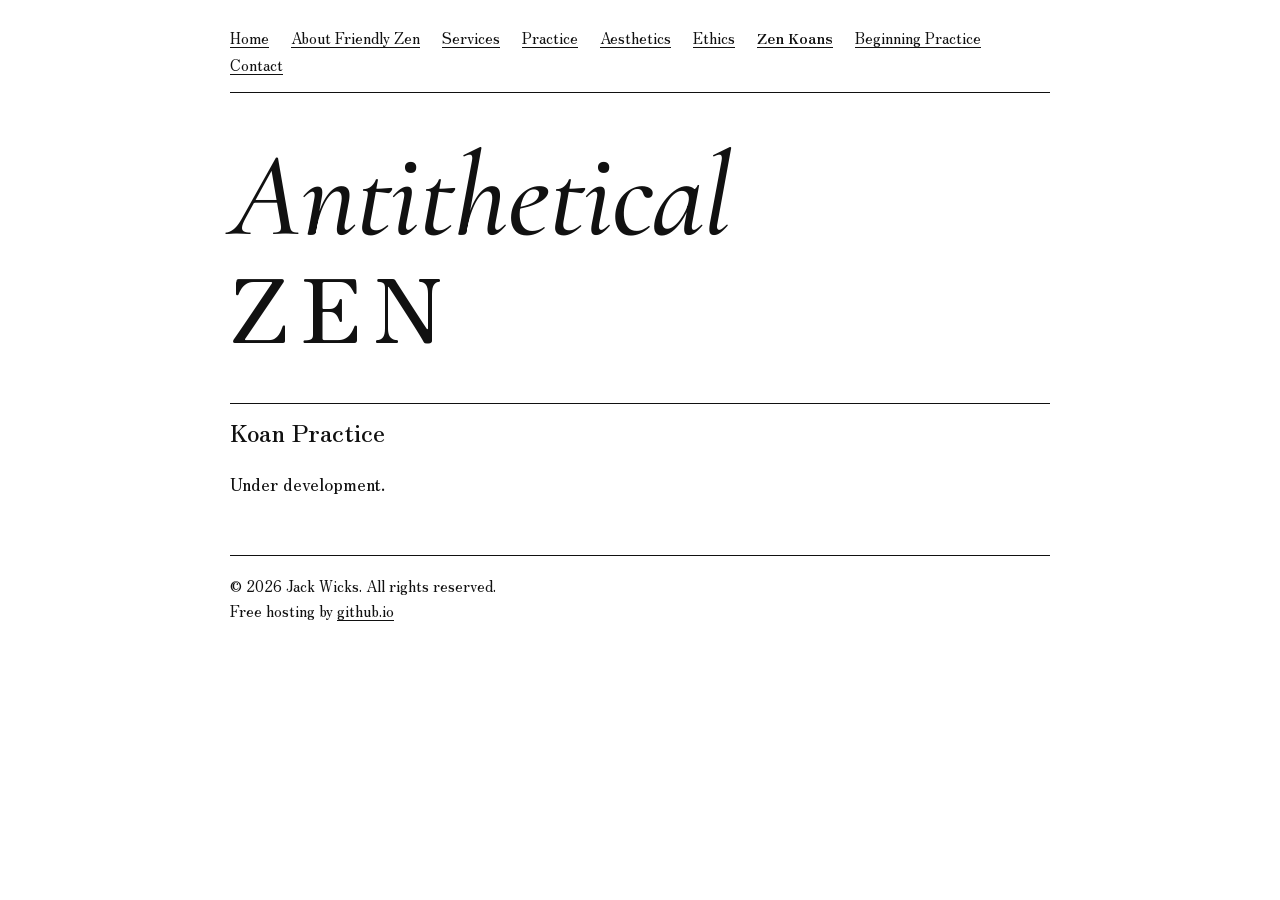
<file: koan.html>
<!doctype html>
<html lang="en">
<head>
  <meta charset="utf-8">
  <meta name="viewport" content="width=device-width, initial-scale=1">
  <title>Zen Koans</title>
  <meta name="description" content="Koan practice in Friendly Zen.">
<link rel="icon" href="/favicon.ico" type="image/x-icon">
<link rel="icon" type="image/png" sizes="32x32" href="/favicon-32x32.png">
<link rel="icon" type="image/png" sizes="16x16" href="/favicon-16x16.png">
<link rel="apple-touch-icon" sizes="180x180" href="/apple-touch-icon.png">
<link rel="manifest" href="/site.webmanifest">
  <link rel="preconnect" href="https://fonts.googleapis.com">
  <link href="https://fonts.googleapis.com/css2?family=Cormorant+Infant:ital,wght@1,500&family=Zen+Old+Mincho:wght@400;600&display=swap" rel="stylesheet">

  <style>
    body {
      margin: 0;
      background: #ffffff;
      color: #111111;
      font-family: "Zen Old Mincho", "Hiragino Mincho ProN", "Yu Mincho", Georgia, serif;
      font-size: 18px;
      line-height: 1.65;
    }

    .page {
      max-width: 820px;
      margin: 0 auto;
      padding: 24px;
    }

    a {
      color: #111111;
      text-decoration: underline;
      text-underline-offset: 3px;
    }

    img {
      max-width: 100%;
      height: auto;
      display: block;
    }

    header {
      border-bottom: 1px solid #111111;
      margin-bottom: 46px;
      padding-bottom: 14px;
    }

    nav {
      font-size: 15px;
      line-height: 1.8;
    }

    nav a {
      margin-right: 18px;
      white-space: nowrap;
    }

    .main-heading {
      margin: 32px 0 56px;
      line-height: 0.95;
      font-weight: normal;
    }

    .friendly {
      font-family: "Cormorant Infant", serif;
      font-style: italic;
      font-weight: 500;
      font-size: clamp(4rem, 13vw, 7.5rem);
      letter-spacing: -0.01em;
    }

    .zen {
      display: block;
      margin-top: 10px;
      font-family: "Zen Old Mincho", "Hiragino Mincho ProN", "Yu Mincho", Georgia, serif;
      font-size: clamp(3rem, 9vw, 5.5rem);
      font-weight: 600;
      letter-spacing: 0.14em;
    }

    /*
      Friendly colours:
      red, orange, yellow, green, blue, violet, brown, black.
      Please keep these fixed.
    */

    .red { color: #e40303; }
    .orange { color: #ff8c00; }
    .yellow { color: #ffed00; }
    .green { color: #008026; }
    .blue { color: #004dff; }
    .violet { color: #750787; }
    .brown { color: #784f17; }
    .black { color: #000000; }

    section {
      margin: 0 0 48px;
      padding-top: 8px;
      border-top: 1px solid #111111;
    }

    h2 {
      font-size: 24px;
      font-weight: 600;
      margin: 0 0 18px;
    }

    p {
      margin: 0 0 18px;
    }

    .quote {
      margin: 32px 0;
      padding-left: 22px;
      border-left: 1px solid #111111;
      font-size: 20px;
    }

    .quote span {
      display: block;
      margin-top: 8px;
      font-size: 16px;
    }

    footer {
      border-top: 1px solid #111111;
      margin-top: 56px;
      padding-top: 18px;
      font-size: 15px;
    }

    @media (max-width: 600px) {
      body {
        font-size: 17px;
      }

      nav a {
        display: inline-block;
        margin-right: 12px;
      }
    }
  </style>
</head>

<body>
  <div class="page">

    <header>
      <nav>
        <a href="index.html">Home</a>
        <a href="about.html">About Friendly Zen</a>
        <a href="services.html">Services</a>
        <a href="meditation.html">Practice</a>
        <a href="aesthetic.html">Aesthetics</a>
        <a href="ethics.html">Ethics</a>
        <a href="koan.html"><span style="font-weight: 900;">Zen Koans</span></a>
        <a href="start.html">Beginning Practice</a>
        <a href="contact.html">Contact</a>
      </nav>
    </header>

    <main>

      <h1 class="main-heading">
        <span class="friendly">Antithetical</span>
        <span class="zen">ZEN</span>
      </h1>

      <section>
        <h2>Koan Practice</h2>

        Under development.

         </section>


    </main>

    <footer>
      <p>
        &copy; 2026 Jack Wicks. All rights reserved.<br>
        Free hosting by <a href="https://www.github.io">github.io</a>
      </p>
    </footer>

  </div>
</body>
</html>
</file>
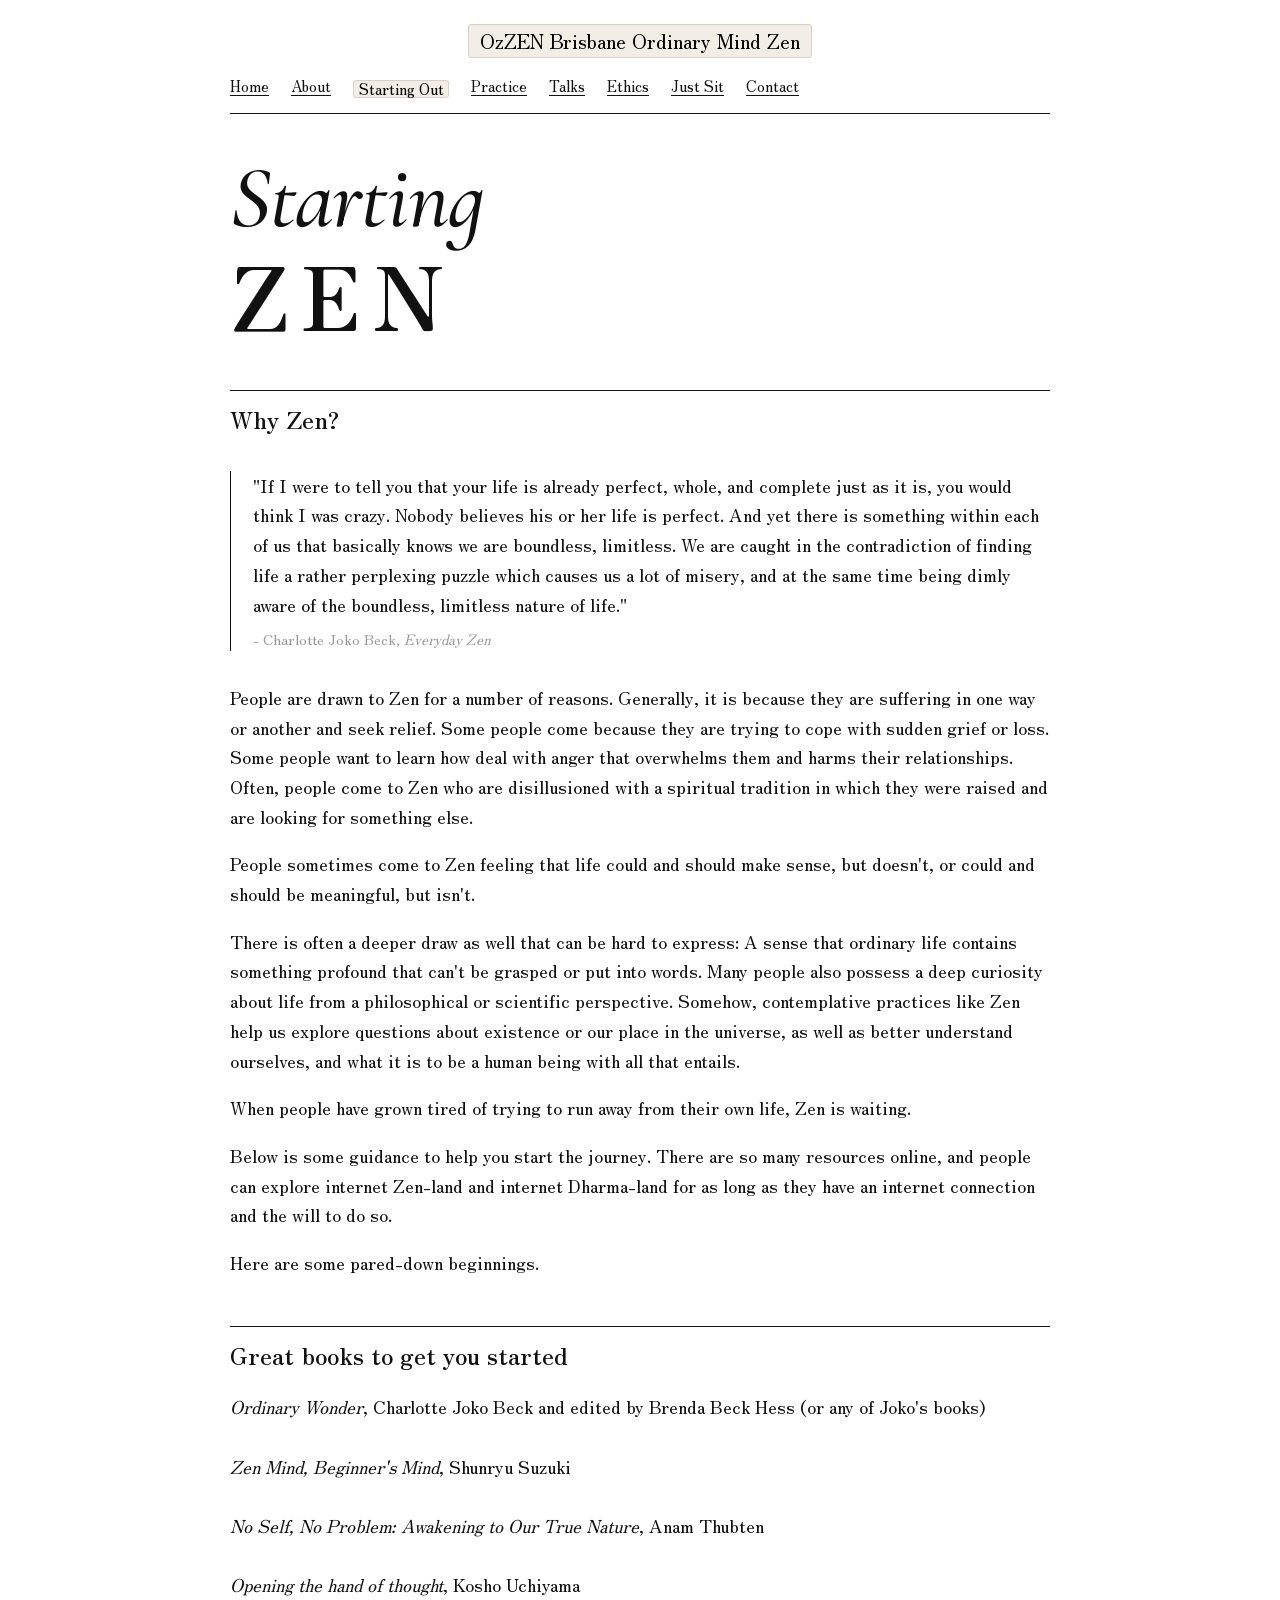
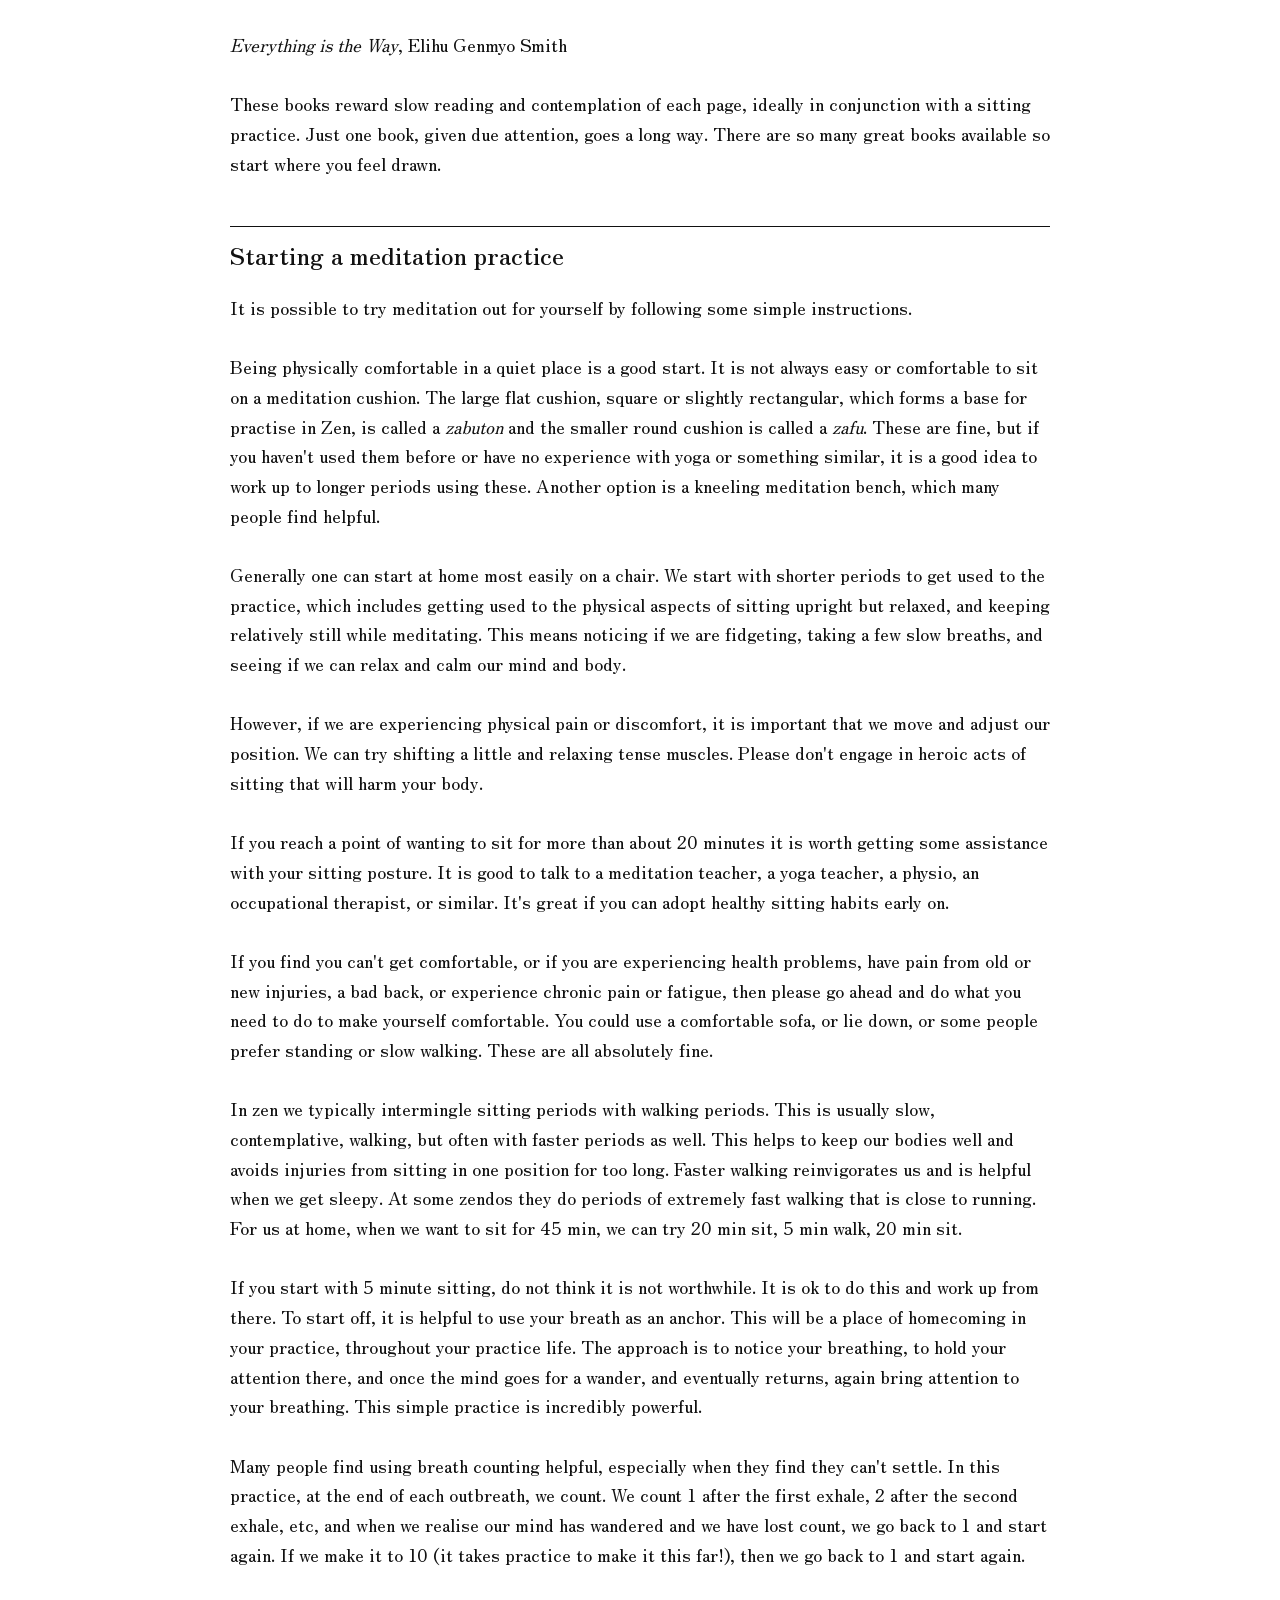
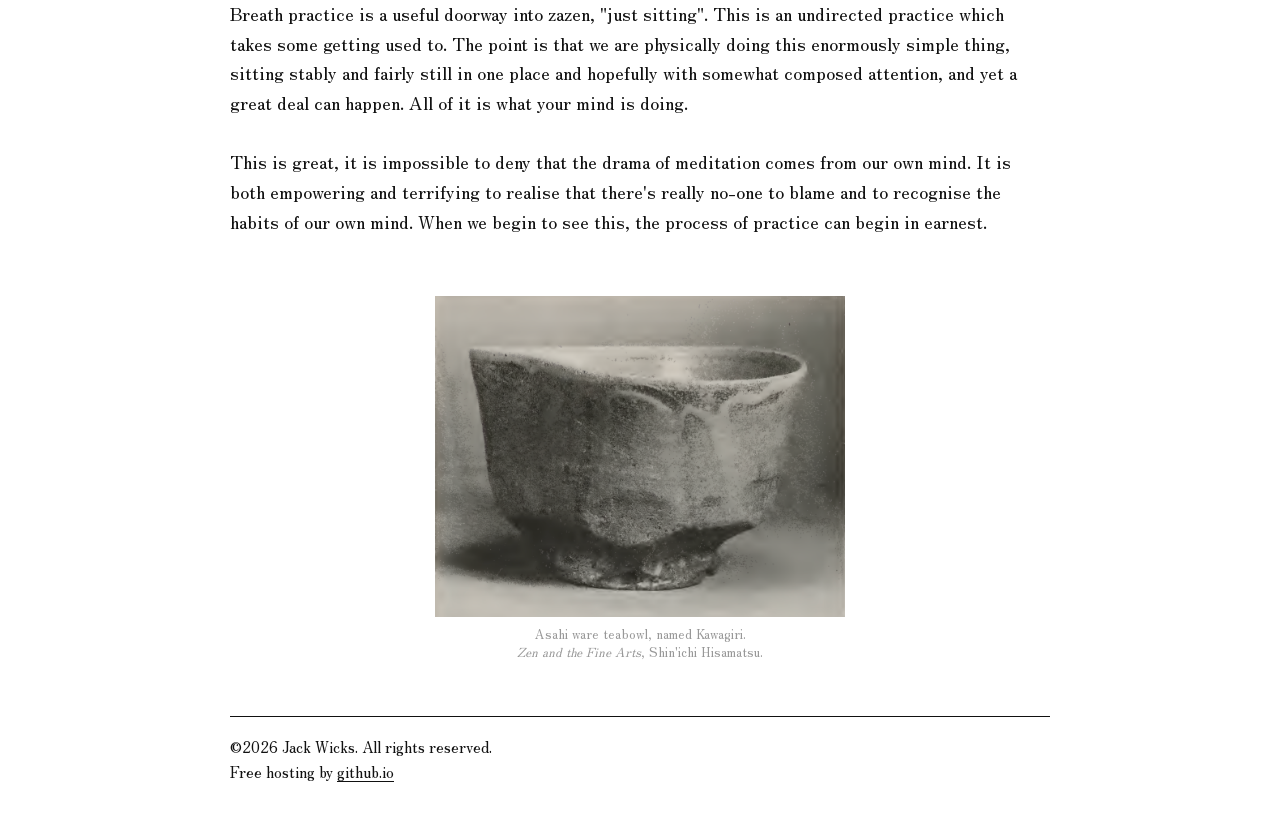
<file: start.html>
<!doctype html>
<html lang="en">
<head>
  <meta charset="utf-8">
  <meta name="viewport" content="width=device-width, initial-scale=1">
  <title>Starting Zen Practice | OzZEN Brisbane Ordinary Mind Zen</title>

    <link rel="canonical" href="https://www.friendlyzen.com.au/start.html">
<link rel="icon" href="/favicon.ico" type="image/x-icon">
<link rel="icon" type="image/png" sizes="32x32" href="/favicon-32x32.png">
<link rel="icon" type="image/png" sizes="16x16" href="/favicon-16x16.png">
<link rel="apple-touch-icon" sizes="180x180" href="/apple-touch-icon.png">
<link rel="manifest" href="/site.webmanifest">
  <link rel="preconnect" href="https://fonts.googleapis.com">
  <link href="https://fonts.googleapis.com/css2?family=Cormorant+Infant:ital,wght@1,500&family=Zen+Old+Mincho:wght@400;600&display=swap" rel="stylesheet">

    <link rel="stylesheet" href="style.css">
    
  <!--<style>
    body {
      margin: 0;
      background: #ffffff;
      color: #111111;
      font-family: "Zen Old Mincho", "Hiragino Mincho ProN", "Yu Mincho", Georgia, serif;
      font-size: 18px;
      line-height: 1.65;
    }

    .page {
      max-width: 820px;
      margin: 0 auto;
      padding: 24px;
    }

    .current_page {
    background-color: #f2eee6;
    border: 1px solid #d8d0c4;
    color: #000;
    padding: 0.05em 0.3em;
    border-radius: 3px;
    text-decoration: none;
    display: inline-block;
    line-height: 1;
    vertical-align: middle;
    }

    a {
      color: #111111;
      text-decoration: underline;
      text-underline-offset: 3px;
    }

    header {
      border-bottom: 1px solid #111111;
      margin-bottom: 46px;
      padding-bottom: 14px;
    }

    nav {
      font-size: 15px;
      line-height: 1.8;
    }

    nav a {
      margin-right: 18px;
      white-space: nowrap;
    }

    .main-heading {
      margin: 32px 0 8px;
      line-height: 0.95;
      font-weight: normal;
    }

    .friendly {
      font-family: "Cormorant Infant", serif;
      font-style: italic;
      font-weight: 500;
      font-size: clamp(4rem, 13vw, 7.5rem);
      letter-spacing: -0.01em;
    }

    .zen {
      display: block;
      margin-top: 10px;
      font-family: "Zen Old Mincho", "Hiragino Mincho ProN", "Yu Mincho", Georgia, serif;
      font-size: clamp(3rem, 9vw, 5.5rem);
      font-weight: 600;
      letter-spacing: 0.14em;
    }

    .small-line {
      margin: 0 0 56px;
      font-size: 17px;
    }

    section {
      margin: 0 0 48px;
      padding-top: 8px;
      border-top: 1px solid #111111;
    }

    h2 {
      font-size: 24px;
      font-weight: 600;
      margin: 0 0 18px;
    }

    p {
      margin: 0 0 18px;
    }

    form {
      max-width: 620px;
      margin-top: 24px;
    }

 
   .quote {
      margin: 32px 0;
      padding-left: 22px;
      border-left: 1px solid #111111;
      font-size: 1em;
    }

    .quote span {
      display: block;
      margin-top: 8px;
      font-size: 0.8em;
    }

    figure {
      margin: 0 0 56px;
    }

    .image-credit {
      font-size: 0.7em;
      color: #555;
      line-height: 1.4;
      margin-top: 8px;
    }

    footer {
      border-top: 1px solid #111111;
      margin-top: 56px;
      padding-top: 18px;
      font-size: 15px;
    }

    @media (max-width: 600px) {
      body {
        font-size: 17px;
      }

      nav a {
        display: inline-block;
        margin-right: 12px;
      }
    }
  </style> -->
</head>

<body>
  <div class="page">
    <span style="display: block; text-align: center;">
    <a href="index.html" class="top-name">OzZEN Brisbane Ordinary Mind Zen</a>
    </span>

    <header>
      <nav>
        <a href="index.html">Home</a>
        <a href="about.html">About</a>
        <a href="start.html" class="current_page" aria-content="page">Starting Out</a>
    <!--    <a href="services.html">Services</a> -->
        <a href="practising-zen.html">Practice</a>
        <a href="talking-zen.html">Talks</a>
    <!--    <a href="aesthetic.html">Aesthetics</a> -->
        <a href="ethics.html">Ethics</a>
    <!--    <a href="koan.html">Zen Koans</a> -->
        <a href="just-sit.html">Just Sit</a>
        <a href="contact.html">Contact</a>
      </nav>
    </header>

    <main>

      <h1 class="main-heading">
        <span class="friendly">Starting</span>
        <span class="zen">ZEN</span>
      </h1>

      <p class="small-line">
        <!--- add a comment later --->
      </p>

    
      <section> 

        <h2>Why Zen?</h2>

    <p class="quote">
          "If I were to tell you that your life is already perfect, whole, and
          complete just as it is, you would think I was crazy. Nobody believes
          his or her life is perfect. And yet there is something within each of
          us that basically knows we are boundless, limitless. We are caught
          in the contradiction of finding life a rather perplexing puzzle which
          causes us a lot of misery, and at the same time being dimly aware
          of the boundless, limitless nature of life." 
          <span>- Charlotte Joko Beck, <i>Everyday Zen</i></span>
        </p> 

      <p>People are drawn to Zen for a number of reasons. Generally, it is because they are suffering in one 
          way or another and seek relief. Some people come because they are trying to cope with sudden grief or loss. 
          Some people
          want to learn how deal with anger that overwhelms them and harms their relationships.  
        Often, people come to Zen who are
        disillusioned with a spiritual tradition in which they were raised and are looking for something else.</p> 
          
    <p>People sometimes come to Zen feeling that life could and should
        make sense, but doesn't, or could and should be meaningful, but isn't. </p> 
        
      <p>There is often a deeper draw as well that can be hard to express: A sense that ordinary life contains 
        something profound that can't be grasped or put into words. Many people also possess a deep curiosity about
          life from a philosophical or scientific perspective. Somehow, contemplative practices like Zen help 
          us explore questions about existence or our place in the universe, as well as better understand ourselves, 
          and what it is to be a human being with all that entails. </p>

    <p>When people have grown tired of trying to run away from their own life, Zen is waiting.</p>

      <p>Below is some guidance to help you start the journey. There are so many resources online, and people
      can explore internet Zen-land and internet Dharma-land for as long as they have an internet connection 
          and the will to do so.</p>
          
      <p>Here are some pared-down beginnings.</p>

      </section>

      <section>
        
      <h2>Great books to get you started</h2>
        
      <i>Ordinary Wonder</i>, Charlotte Joko Beck and edited by Brenda Beck Hess (or any of Joko's books)<br><br>

      <i>Zen Mind, Beginner's Mind</i>, Shunryu Suzuki<br><br> 

      <i>No Self, No Problem: Awakening to Our True Nature</i>, Anam Thubten<br><br>

      <i>Opening the hand of thought</i>, Kosho Uchiyama<br><br>

      <i>Everything is the Way</i>, Elihu Genmyo Smith<br><br>

        These books reward slow reading and contemplation of each page, ideally in conjunction with
          a sitting practice. Just one book, 
          given due attention, goes a long way. There are so many great books available
        so start where you feel drawn. 

      </section>

      <section>

      <h2>Starting a meditation practice</h2>

      <!-- <figure>
          <img src="zendo_cushions_faded.jpeg" alt="Meditation cushions are waiting for you" 
          title="Meditation cushions are waiting for you" style="width: 40%; height: auto; display: block; 
            margin-left: auto; margin-right: auto;">
        </figure> -->

      It is possible to try meditation out for yourself by following some 
        simple instructions. <br><br>
    
        Being physically comfortable in a quiet place is a good start. 
        It is not always easy or comfortable to sit on a meditation cushion. The large 
        flat cushion, square or slightly rectangular, which forms a base for practise 
        in Zen, is called a <i>zabuton</i> and the smaller round cushion is called a 
        <i>zafu</i>. These are fine, but if you haven't used them before or have no 
        experience with yoga or something similar, it is a good idea to work up to longer
        periods using these. Another option is a kneeling meditation bench, 
          which many people find helpful. <br><br>

        Generally one can start at home most easily on a chair. We start with shorter
        periods to get used to the practice, which includes getting used to 
        the physical aspects of sitting upright but relaxed, and keeping 
        relatively still while meditating. This means noticing if we are fidgeting, 
        taking a few slow breaths, and seeing if we can relax and calm our
          mind and body. <br><br>
        
        However, if we are experiencing physical pain or discomfort, it is important 
        that we move and adjust our position. We can try shifting a little and relaxing tense 
        muscles. Please don't engage in heroic acts of sitting that will 
        harm your body. <br><br>

        If you reach a point of wanting to sit for more than about 20 minutes it
        is worth getting some assistance with your sitting posture. It is good to
        talk to a meditation teacher, a yoga teacher, a physio, an occupational therapist,
        or similar. It's great if you can adopt healthy sitting habits early on. <br><br>

        If you find you can't get comfortable, or if you are experiencing health 
        problems, have pain from old or new injuries, a bad back, or experience chronic pain 
        or fatigue, then please go ahead and do what you need to do 
        to make yourself comfortable. You could use a comfortable sofa,  
        or lie down, or some people prefer standing or slow walking. 
        These are all absolutely fine. <br><br>

        In zen we typically intermingle sitting periods with walking periods. 
        This is usually slow, contemplative, walking, but often with faster
        periods as well. This helps to keep our bodies well and avoids 
        injuries from sitting in one position for too long. Faster walking
        reinvigorates us and is helpful when we get sleepy. At some zendos they do 
        periods of extremely fast walking that is close to running. For us at
        home, when we want to sit for 45 min, we can try 20 min sit, 5 min walk, 
        20 min sit. <br><br>

        If you start with 5 minute sitting, do not think it is not worthwhile. It 
        is ok to do this and work up from there. To start off, it is helpful
        to use your breath as an anchor. This will be a place of homecoming
        in your practice, throughout your practice life. The approach is to notice
        your breathing, to hold your attention there, and once the mind goes for 
        a wander, and eventually
        returns, again bring attention to your breathing. This simple practice 
        is incredibly powerful. <br><br>

        Many people find using breath counting helpful, especially when they
        find they can't settle. In this practice, at the end of 
        each outbreath, we count. We count 1 after the first exhale, 
        2 after the second exhale, etc, and
        when we realise our mind has wandered and we have lost count, 
        we go back to 1 and start again. If we make it to 10 (it takes practice 
        to make it this far!), then we go back to 1 and start again. <br><br>

        Breath practice is a useful doorway into zazen, "just sitting". 
        This is an undirected practice which takes some getting used to. 
        The point is that we are physically doing this enormously simple thing,
        sitting stably and fairly still in one place and hopefully with
        somewhat composed attention, and yet a great 
        deal can happen. All of it is
        what your mind is doing. <br><br>
        
        This is great, it is impossible to deny that the drama of 
        meditation comes from our own mind. It is both empowering
        and terrifying to realise that there's really no-one to blame
        and to recognise the habits of our own mind. When we begin
        to see this, the process of practice can begin in earnest.<br><br>


         <p style="margin-top: 30px; margin-bottom: 30px;">
      <figure>
        <img src="Asahi_ware_teabowl_named_Kawagiri.png" alt="Asahi ware teabowl, named Kawagiri" title="Asahi ware teabowl, named Kawagiri" 
          style="width: 50%; height: auto; display: block; margin-left: auto; margin-right: auto;">
        <figcaption class="image-credit" style="text-align: center;">
         Asahi ware teabowl, named Kawagiri. <br> <i>Zen and the Fine Arts</i>, Shin'ichi Hisamatsu. 
        </figcaption>
      </figure>
      </p>

    </main>

    <footer>
      <p>
        &copy2026 Jack Wicks. All rights reserved. <br>
        Free hosting by <a href="https://www.github.io">github.io</a>
      </p>
    </footer>

  </div>
</body>
</html>
</file>
<file: style.css>
body {
      margin: 0;
      background: #ffffff;
      color: #111111;
      font-family: "Zen Old Mincho", "Hiragino Mincho ProN", "Yu Mincho", Georgia, serif;
      font-size: 18px;
      line-height: 1.65;
    }

    .page {
      max-width: 820px;
      margin: 0 auto;
      padding: 24px;
    }
      
    .current_page {
    background-color: #f2eee6;
    border: 1px solid #d8d0c4;
    color: #000;
    padding: 0.05em 0.3em;
    border-radius: 3px;
    text-decoration: none;
    display: inline-block;
    line-height: 1;
    vertical-align: middle;
    }
      

    a {
      color: #111111;
      text-decoration: underline;
      text-underline-offset: 3px;
    }

    img {
      max-width: 100%;
      height: auto;
      display: block; 
    }

    figure {
      margin: 0 0 35px;
    } 

    .image-credit {
      font-size: 0.7em;
      color: #989898;
      line-height: 1.4;
      margin-top: 8px;
    }

    .image-credit-alt {
      font-size: 0.7em;
      color: #989898;
      line-height: 1.4;
      margin-top: 2px;
    }

    

    

    header {
      border-bottom: 1px solid #111111;
      margin-bottom: 32px;
      padding-bottom: 14px;
    }


    nav {
      font-size: 15px;
      line-height: 1.8;
    }

    nav a {
      margin-right: 18px;
      white-space: nowrap;
    }

    .main-heading {
      margin: 32px 0 56px;
      line-height: 0.95;
      font-weight: normal;
      font-size: clamp(3rem, 9vw, 5.5rem);
    }

.subheading {
  margin: 0.5rem 0 1.2rem;
  font-size: clamp(1.1rem, 2.4vw, 1.55rem);
  line-height: 1.35;
  font-weight: 500;
  color: #555;
  letter-spacing: 0.04em;
}


    .friendly {
      font-family: "Cormorant Infant", serif;
      font-style: italic;
      font-weight: 500;
      font-size: 1.24em;
      letter-spacing: -0.01em;
  }

    .zen {
      display: block;
      margin-top: 10px;
      font-family: "Zen Old Mincho", "Hiragino Mincho ProN", "Yu Mincho", Georgia, serif;
      font-size: 1em;
      font-weight: 1000;
      letter-spacing: 0.14em;
    }

    .intro-line {
      text-align: center; 
      font-style: italic;
      font-size: 0.85em;
      color: #989898;
      line-height: 1.4;
      font-weight: 100;
    }

    /*
      Friendly colours:
      red, orange, yellow, green, blue, violet, brown, black.
      Please keep these fixed.
    */

    .red { color: #e40303; }
    .orange { color: #ff8c00; }
    .yellow { color: #ffed00; }
    .green { color: #008026; }
    .blue { color: #004dff; }
    .violet { color: #750787; }
    .brown { color: #784f17; }
    .black { color: #000000; }

    .small-line {
      margin: 0 0 56px;
      font-size: 19px;
    }

    section {
      margin: 0 0 48px;
      padding-top: 8px;
      border-top: 1px solid #111111;
    }

    h2 {
      font-size: 24px;
      font-weight: 600;
      margin: 0 0 18px;
    }

    h3 {
      font-size: 20px;
      font-weight: 450;
      margin: 0 0 8px;
    }

    p {
      margin: 0 0 18px;
    }

    ol {
      padding-left: 24px;
      margin-top: 0;
    }

    li {
      margin-bottom: 10px;
    }

    .quote {
      margin: 32px 0;
      padding-left: 22px;
      border-left: 1px solid #111111;
    }

    .quote span {
      display: block;
      margin-top: 8px;
      font-size: 0.8em;
      color: #989898;
    }

    footer {
      border-top: 1px solid #111111;
      margin-top: 56px;
      padding-top: 18px;
      font-size: 15px;
    }

    @media (max-width: 600px) {
  body {
    font-size: 17px;
  }

  nav a {
    display: inline-block;
    margin-right: 12px;
  }

  .main-heading {
    font-size: 3rem;
  }

  .zen {
    margin-top: 4px;
  }

  .subheading {
    font-size: 1.1rem;
    letter-spacing: 0.03em;
  }
}

@media (min-width: 601px) {
  .friendly {
    font-size: 1em; /* desktop/tablet override */
  }
}

.top-name {
  display: block;
  width: fit-content;
  max-width: 100%;
  box-sizing: border-box;

  margin: 0 auto 14px;
  padding: 0.2em 0.55em;

  text-align: center;
  white-space: nowrap;
  font-size: clamp(0.7rem, 3.5vw, 1.25rem);
  line-height: 1.2;
  color: #000;
  text-decoration: none;

  background-color: #f2eee6;
  border: 1px solid #d8d0c4;
  border-radius: 3px;
}

.top-name-cranberry {
  display: block;
  width: fit-content;
  max-width: 100%;
  box-sizing: border-box;

  margin: 0 auto 14px;
  padding: 0.2em 0.55em;

  text-align: center;
  white-space: nowrap;
  font-size: clamp(0.7rem, 3.5vw, 1.25rem);
  line-height: 1.2;
  color: #4A1521;
  text-decoration: none;
  

  background-color: #FAF0F2;
  border: 1px solid #E6BAC3;
  border-radius: 3px;
}
</file>
